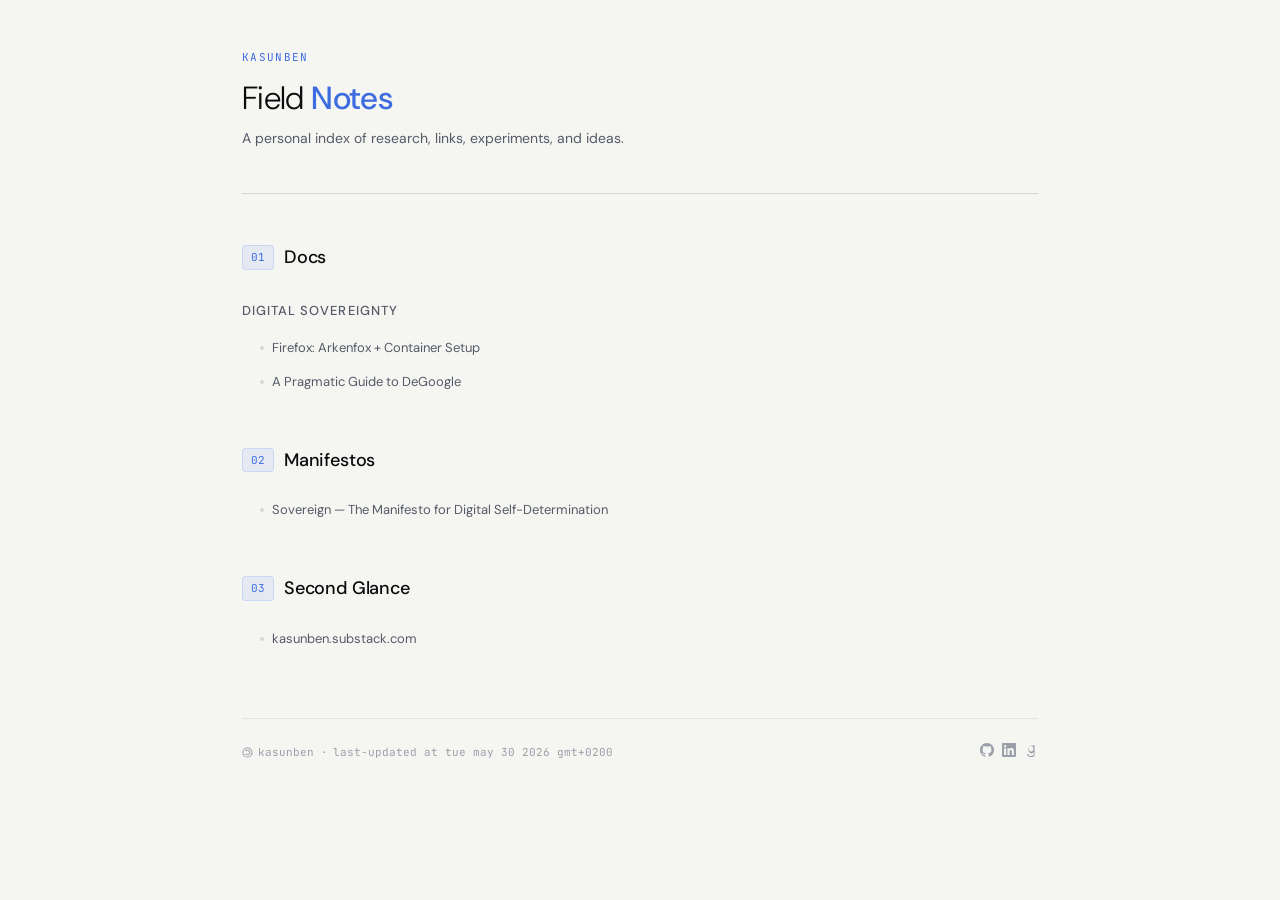
<file: index.html>
<!DOCTYPE html>
<html lang="en">
<head>
  <meta charset="UTF-8">
  <meta name="viewport" content="width=device-width, initial-scale=1.0">
  <title>Field Notes — A personal index of research, links, experiments, and ideas by kasunben.</title>

  <meta name="description" content="A personal index of research, links, experiments, and ideas by kasunben.">
  <meta name="author" content="kasunben">
  <link rel="canonical" href="https://kasunben.openfs.io/">

  <!-- Open Graph -->
  <meta property="og:type" content="website">
  <meta property="og:url" content="https://kasunben.openfs.io/">
  <meta property="og:title" content="Field Notes">
  <meta property="og:description" content="A personal index of research, links, experiments, and ideas by kasunben.">

  <!-- Twitter Card -->
  <meta name="twitter:card" content="summary">
  <meta name="twitter:title" content="Field Notes">
  <meta name="twitter:description" content="A personal index of research, links, experiments, and ideas by kasunben.">

  <script defer src="https://cloud.umami.is/script.js" data-website-id="5496b596-08aa-44db-9bcc-696d4f6f7491"></script>

  <link rel="stylesheet" href="./css/theme.css">
</head>
<body>

<div class="header">
  <div class="header-eyebrow">kasunben</div>
  <h1>Field <span>Notes</span></h1>
  <p class="header-sub">A personal index of research, links, experiments, and ideas.</p>
</div>

<div class="section-label">
  <span class="section-num">01</span>
  <h2>Docs</h2>
</div>

<h3>Digital Sovereignty</h3>
<ul class="toc-list">
  <li><a href="docs/digital-sovereignty/firefox-privacy-hardening-guide.html">Firefox: Arkenfox + Container Setup</a></li>
  <li><a href="docs/digital-sovereignty/a-pragmatic-guide-to-degoogle.html">A Pragmatic Guide to DeGoogle</a></li>
</ul>

<div class="section-label">
  <span class="section-num">02</span>
  <h2>Manifestos</h2>
</div>

<ul class="toc-list">
  <li><a href="./sovereign-manifesto-digital-self-determination.html">Sovereign — The Manifesto for Digital Self-Determination</a></li>
</ul>

<div class="section-label">
  <span class="section-num">03</span>
  <h2>Second Glance</h2>
</div>

<ul class="toc-list" id="substack-feed">
  <li><a href="#">Loading…</a></li>
</ul>

<div class="footer">
  <div class="footer-brand">
    <svg width="11" height="11" viewBox="0 0 24 24" fill="none" stroke="currentColor" stroke-width="2.2" stroke-linecap="round" aria-label="Copyleft"><circle cx="12" cy="12" r="10"/><path d="M8.5 8.5A5 5 0 1 1 8.5 15.5"/></svg> kasunben &middot; <span class="footer-date">last-updated at <span>Tue May 30 2026 GMT+0200</span></span>
  </div>
  <div class="footer-social">
    <a href="https://github.com/kasunben" target="_blank" rel="noopener" aria-label="GitHub">
      <svg width="14" height="14" viewBox="0 0 24 24" fill="currentColor" aria-hidden="true">
        <path d="M12 0C5.37 0 0 5.37 0 12c0 5.31 3.435 9.795 8.205 11.385.6.105.825-.255.825-.57 0-.285-.015-1.23-.015-2.235-3.015.555-3.795-.735-4.035-1.41-.135-.345-.72-1.41-1.23-1.695-.42-.225-1.02-.78-.015-.795.945-.015 1.62.87 1.845 1.23 1.08 1.815 2.805 1.305 3.495.99.105-.78.42-1.305.765-1.605-2.67-.3-5.46-1.335-5.46-5.925 0-1.305.465-2.385 1.23-3.225-.12-.3-.54-1.53.12-3.18 0 0 1.005-.315 3.3 1.23.96-.27 1.98-.405 3-.405s2.04.135 3 .405c2.295-1.56 3.3-1.23 3.3-1.23.66 1.65.24 2.88.12 3.18.765.84 1.23 1.905 1.23 3.225 0 4.605-2.805 5.625-5.475 5.925.435.375.81 1.095.81 2.22 0 1.605-.015 2.895-.015 3.3 0 .315.225.69.825.57A12.02 12.02 0 0 0 24 12c0-6.63-5.37-12-12-12z"/>
      </svg>
    </a>
    <a href="https://linkedin.com/in/kasunben" target="_blank" rel="noopener" aria-label="LinkedIn">
      <svg width="14" height="14" viewBox="0 0 24 24" fill="currentColor" aria-hidden="true">
        <path d="M20.447 20.452h-3.554v-5.569c0-1.328-.027-3.037-1.852-3.037-1.853 0-2.136 1.445-2.136 2.939v5.667H9.351V9h3.414v1.561h.046c.477-.9 1.637-1.85 3.37-1.85 3.601 0 4.267 2.37 4.267 5.455v6.286zM5.337 7.433a2.062 2.062 0 0 1-2.063-2.065 2.064 2.064 0 1 1 2.063 2.065zm1.782 13.019H3.555V9h3.564v11.452zM22.225 0H1.771C.792 0 0 .774 0 1.729v20.542C0 23.227.792 24 1.771 24h20.451C23.2 24 24 23.227 24 22.271V1.729C24 .774 23.2 0 22.222 0h.003z"/>
      </svg>
    </a>
    <a href="https://www.goodreads.com/user/show/2448917-kasun" target="_blank" rel="noopener" aria-label="Goodreads">
      <svg width="14" height="14" viewBox="0 0 24 24" fill="currentColor" aria-hidden="true">
        <path d="M11.43 23.995c-3.608-.208-6.274-2.077-6.448-5.078.695.007 1.375-.013 2.07-.006.224 1.342 1.065 2.43 2.904 3.003 2.138.695 4.974.588 6.166-1.256.76-1.16.867-2.56.896-3.898l.012-1.207c-1.051 1.566-2.663 2.588-4.346 2.376-3.098-.626-4.94-3.51-5.17-6.482-.198-3.155 1.367-6.482 4.515-7.31 1.37-.36 2.894-.087 3.98.814l.06-1.095h2.05V18.54c-.016 1.01-.045 2.043-.285 3.027-.812 3.258-4.048 2.63-6.404 2.428zM12.17 4.78c-2.258-.032-3.8 2.428-3.85 4.62-.138 2.33.995 5.197 3.68 5.355 2.573.22 4.044-2.29 4.087-4.64.072-2.33-.973-5.284-3.917-5.336z"/>
      </svg>
    </a>
  </div>
</div>

<script src="./js/utils.js"></script>
</body>
</html>
</file>
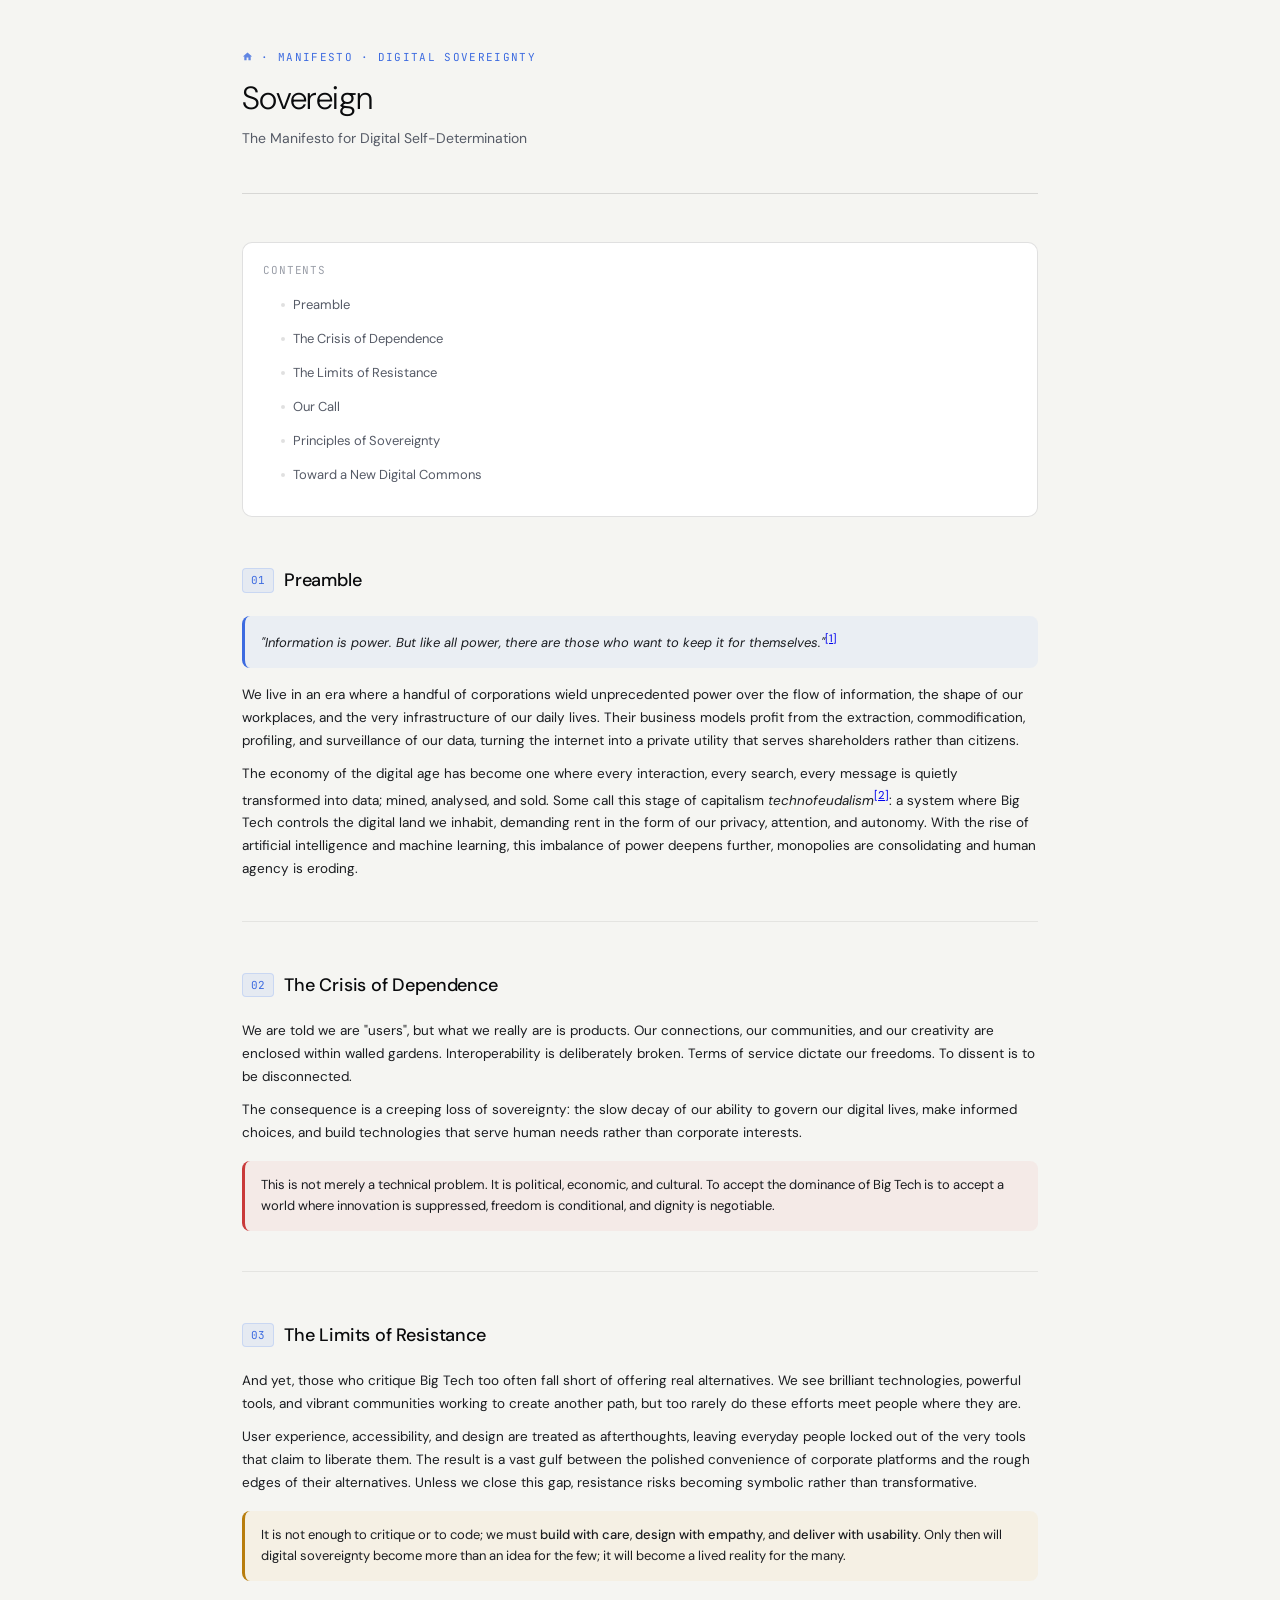
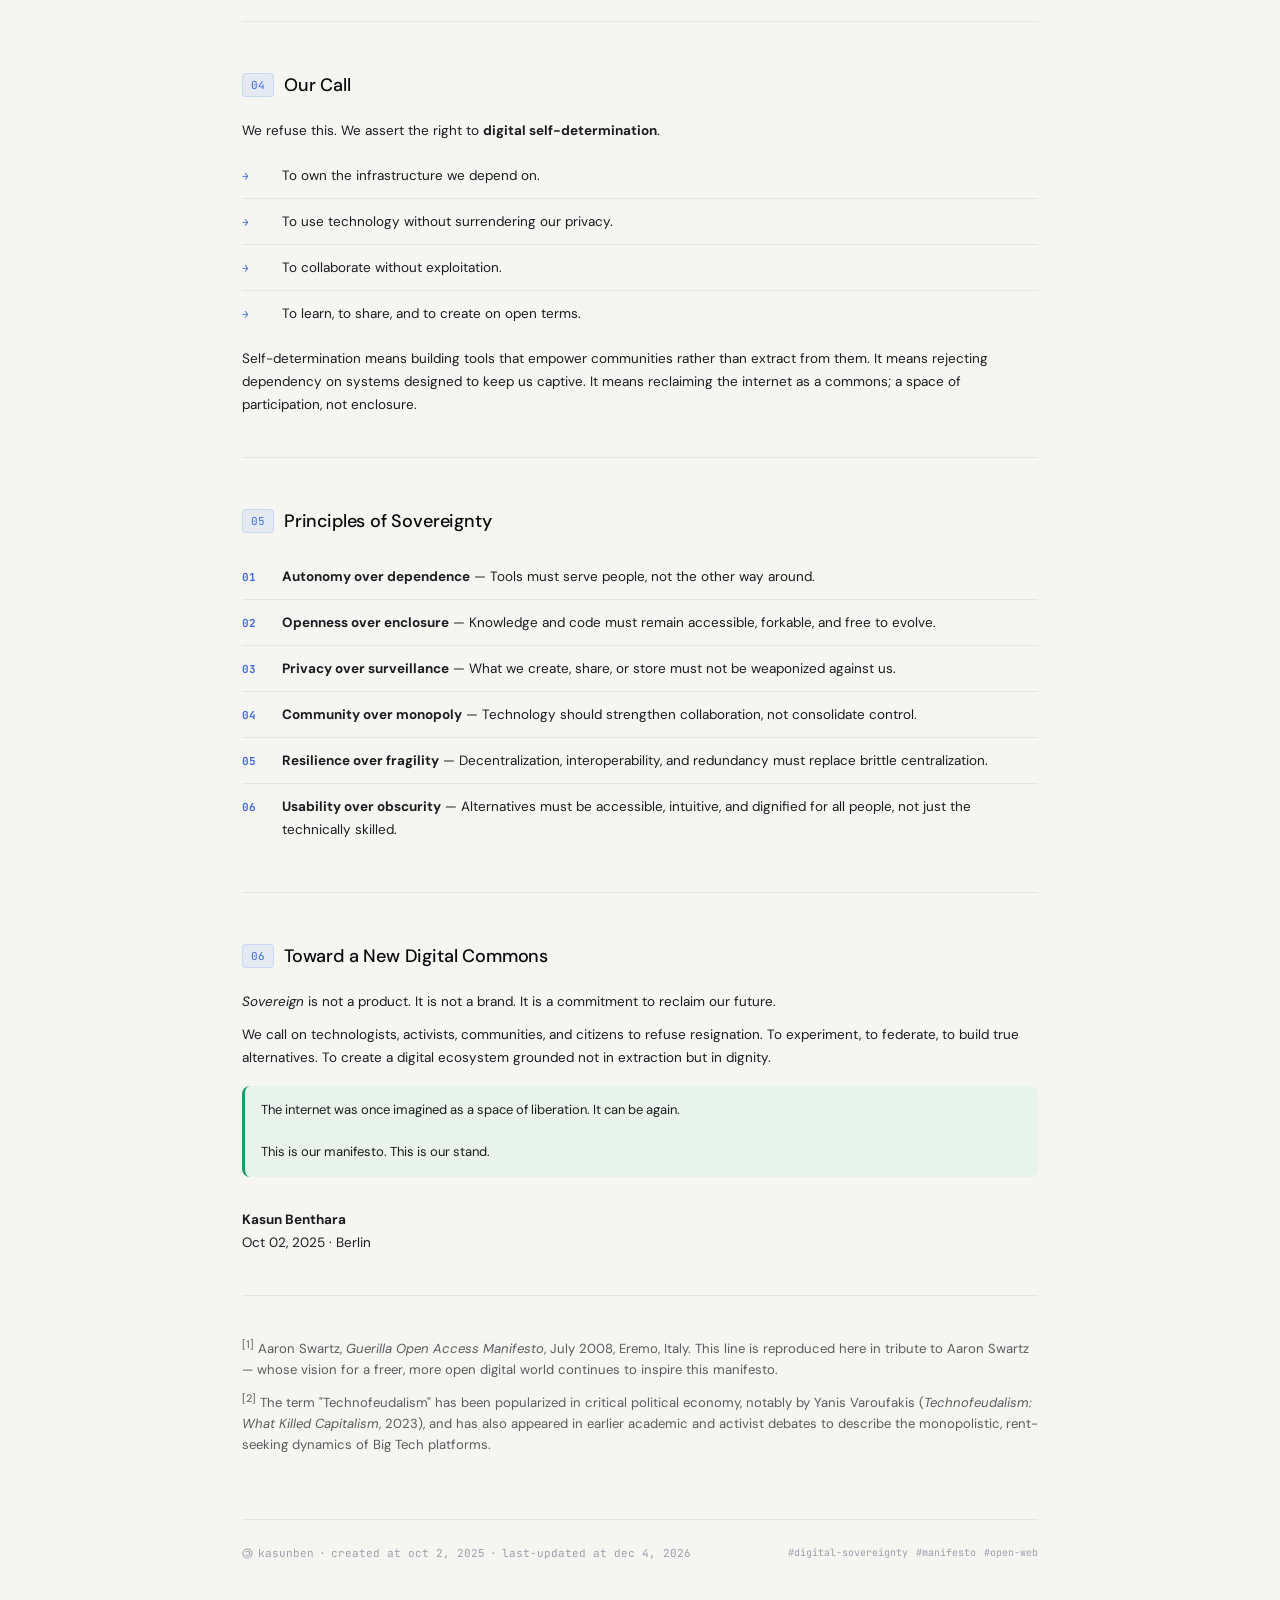
<file: sovereign-manifesto-digital-self-determination.html>
<!DOCTYPE html>
<html lang="en">

<head>
  <meta charset="UTF-8">
  <meta name="viewport" content="width=device-width, initial-scale=1.0">
  <title>Sovereign — The Manifesto for Digital Self-Determination</title>

  <meta name="description"
    content="A manifesto asserting the right to digital self-determination — against technofeudalism, surveillance capitalism, and the enclosure of the digital commons.">
  <meta name="author" content="kasunben">
  <link rel="canonical" href="https://kasunben.openfs.io/sovereign-manifesto-digital-self-determination.html">

  <!-- Open Graph -->
  <meta property="og:type" content="article">
  <meta property="og:url" content="https://kasunben.openfs.io/sovereign-manifesto-digital-self-determination.html">
  <meta property="og:title" content="Sovereign — The Manifesto for Digital Self-Determination">
  <meta property="og:description"
    content="A manifesto asserting the right to digital self-determination — against technofeudalism, surveillance capitalism, and the enclosure of the digital commons.">

  <!-- Twitter Card -->
  <meta name="twitter:card" content="summary">
  <meta name="twitter:title" content="Sovereign — The Manifesto for Digital Self-Determination">
  <meta name="twitter:description"
    content="A manifesto asserting the right to digital self-determination — against technofeudalism, surveillance capitalism, and the enclosure of the digital commons.">

  <script defer src="https://cloud.umami.is/script.js" data-website-id="5496b596-08aa-44db-9bcc-696d4f6f7491"></script>

  <link rel="stylesheet" href="./css/theme.css">
</head>

<body>

  <div class="header">
    <div class="header-eyebrow"><a href="/"><svg width="11" height="11" viewBox="0 0 24 24" fill="currentColor"
          aria-label="Home">
          <path d="M10 20v-6h4v6h5v-8h3L12 3 2 12h3v8z" />
        </svg></a> · Manifesto · Digital Sovereignty</div>
    <h1>Sovereign</h1>
    <p class="header-sub">The Manifesto for Digital Self-Determination</p>
  </div>

  <div class="toc">
    <div class="toc-title">Contents</div>
    <ul class="toc-list">
      <li><a href="#preamble">Preamble</a></li>
      <li><a href="#crisis">The Crisis of Dependence</a></li>
      <li><a href="#limits">The Limits of Resistance</a></li>
      <li><a href="#call">Our Call</a></li>
      <li><a href="#principles">Principles of Sovereignty</a></li>
      <li><a href="#commons">Toward a New Digital Commons</a></li>
    </ul>
  </div>

  <!-- PREAMBLE -->
  <div class="section-label" id="preamble">
    <span class="section-num">01</span>
    <h2>Preamble</h2>
  </div>

  <div class="callout info">
    <em>"Information is power. But like all power, there are those who want to keep it for themselves."</em><sup><a
        href="#fn1">[1]</a></sup>
  </div>

  <p>We live in an era where a handful of corporations wield unprecedented power over the flow of information, the shape
    of our workplaces, and the very infrastructure of our daily lives. Their business models profit from the extraction,
    commodification, profiling, and surveillance of our data, turning the internet into a private utility that serves
    shareholders rather than citizens.</p>

  <p>The economy of the digital age has become one where every interaction, every search, every message is quietly
    transformed into data; mined, analysed, and sold. Some call this stage of capitalism <em>technofeudalism</em><sup><a
        href="#fn2">[2]</a></sup>: a system where Big Tech controls the digital land we inhabit, demanding rent in the
    form of our privacy, attention, and autonomy. With the rise of artificial intelligence and machine learning, this
    imbalance of power deepens further, monopolies are consolidating and human agency is eroding.</p>

  <hr>

  <!-- CRISIS -->
  <div class="section-label" id="crisis">
    <span class="section-num">02</span>
    <h2>The Crisis of Dependence</h2>
  </div>

  <p>We are told we are "users", but what we really are is products. Our connections, our communities, and our
    creativity are enclosed within walled gardens. Interoperability is deliberately broken. Terms of service dictate our
    freedoms. To dissent is to be disconnected.</p>

  <p>The consequence is a creeping loss of sovereignty: the slow decay of our ability to govern our digital lives, make
    informed choices, and build technologies that serve human needs rather than corporate interests.</p>

  <div class="callout danger">
    This is not merely a technical problem. It is political, economic, and cultural. To accept the dominance of Big Tech
    is to accept a world where innovation is suppressed, freedom is conditional, and dignity is negotiable.
  </div>

  <hr>

  <!-- LIMITS -->
  <div class="section-label" id="limits">
    <span class="section-num">03</span>
    <h2>The Limits of Resistance</h2>
  </div>

  <p>And yet, those who critique Big Tech too often fall short of offering real alternatives. We see brilliant
    technologies, powerful tools, and vibrant communities working to create another path, but too rarely do these
    efforts meet people where they are.</p>

  <p>User experience, accessibility, and design are treated as afterthoughts, leaving everyday people locked out of the
    very tools that claim to liberate them. The result is a vast gulf between the polished convenience of corporate
    platforms and the rough edges of their alternatives. Unless we close this gap, resistance risks becoming symbolic
    rather than transformative.</p>

  <div class="callout warn">
    It is not enough to critique or to code; we must <strong>build with care</strong>, <strong>design with
      empathy</strong>, and <strong>deliver with usability</strong>. Only then will digital sovereignty become more than
    an idea for the few; it will become a lived reality for the many.
  </div>

  <hr>

  <!-- CALL -->
  <div class="section-label" id="call">
    <span class="section-num">04</span>
    <h2>Our Call</h2>
  </div>

  <p>We refuse this. We assert the right to <strong>digital self-determination</strong>.</p>

  <div class="steps">
    <div class="step">
      <div class="step-n">→</div>
      <div class="step-body">To own the infrastructure we depend on.</div>
    </div>
    <div class="step">
      <div class="step-n">→</div>
      <div class="step-body">To use technology without surrendering our privacy.</div>
    </div>
    <div class="step">
      <div class="step-n">→</div>
      <div class="step-body">To collaborate without exploitation.</div>
    </div>
    <div class="step">
      <div class="step-n">→</div>
      <div class="step-body">To learn, to share, and to create on open terms.</div>
    </div>
  </div>

  <p>Self-determination means building tools that empower communities rather than extract from them. It means rejecting
    dependency on systems designed to keep us captive. It means reclaiming the internet as a commons; a space of
    participation, not enclosure.</p>

  <hr>

  <!-- PRINCIPLES -->
  <div class="section-label" id="principles">
    <span class="section-num">05</span>
    <h2>Principles of Sovereignty</h2>
  </div>

  <div class="steps">
    <div class="step">
      <div class="step-n">01</div>
      <div class="step-body"><strong>Autonomy over dependence</strong> — Tools must serve people, not the other way
        around.</div>
    </div>
    <div class="step">
      <div class="step-n">02</div>
      <div class="step-body"><strong>Openness over enclosure</strong> — Knowledge and code must remain accessible,
        forkable, and free to evolve.</div>
    </div>
    <div class="step">
      <div class="step-n">03</div>
      <div class="step-body"><strong>Privacy over surveillance</strong> — What we create, share, or store must not be
        weaponized against us.</div>
    </div>
    <div class="step">
      <div class="step-n">04</div>
      <div class="step-body"><strong>Community over monopoly</strong> — Technology should strengthen collaboration, not
        consolidate control.</div>
    </div>
    <div class="step">
      <div class="step-n">05</div>
      <div class="step-body"><strong>Resilience over fragility</strong> — Decentralization, interoperability, and
        redundancy must replace brittle centralization.</div>
    </div>
    <div class="step">
      <div class="step-n">06</div>
      <div class="step-body"><strong>Usability over obscurity</strong> — Alternatives must be accessible, intuitive, and
        dignified for all people, not just the technically skilled.</div>
    </div>
  </div>

  <hr>

  <!-- COMMONS -->
  <div class="section-label" id="commons">
    <span class="section-num">06</span>
    <h2>Toward a New Digital Commons</h2>
  </div>

  <p><em>Sovereign</em> is not a product. It is not a brand. It is a commitment to reclaim our future.</p>

  <p>We call on technologists, activists, communities, and citizens to refuse resignation. To experiment, to federate,
    to build true alternatives. To create a digital ecosystem grounded not in extraction but in dignity.</p>

  <div class="callout good">
    The internet was once imagined as a space of liberation. It can be again.<br><br>
    This is our manifesto. This is our stand.
  </div>

  <p style="margin-top: 2rem;"><strong>Kasun Benthara</strong><br>
    Oct 02, 2025 · Berlin</p>

  <hr>

  <p id="fn1" style="font-size: 0.82rem; opacity: 0.7; line-height: 1.6;"><sup>[1]</sup> Aaron Swartz, <em>Guerilla Open
      Access Manifesto</em>, July 2008, Eremo, Italy. This line is reproduced here in tribute to Aaron Swartz — whose
    vision for a freer, more open digital world continues to inspire this manifesto.</p>

  <p id="fn2" style="font-size: 0.82rem; opacity: 0.7; line-height: 1.6;"><sup>[2]</sup> The term "Technofeudalism" has
    been popularized in critical political economy, notably by Yanis Varoufakis (<em>Technofeudalism: What Killed
      Capitalism</em>, 2023), and has also appeared in earlier academic and activist debates to describe the
    monopolistic, rent-seeking dynamics of Big Tech platforms.</p>

  <div class="footer">
    <div class="footer-brand">
      <svg width="11" height="11" viewBox="0 0 24 24" fill="none" stroke="currentColor" stroke-width="2.2"
        stroke-linecap="round" aria-label="Copyleft">
        <circle cx="12" cy="12" r="10" />
        <path d="M8.5 8.5A5 5 0 1 1 8.5 15.5" />
      </svg> <a href="/">kasunben</a> &middot; <span class="footer-date">created at <span id="date-created"
          data-created="2025-10-02"></span></span> &middot; <span class="footer-date">last-updated at <span
          id="last-updated"></span></span>
    </div>
    <div class="footer-tags">
      <span>#digital-sovereignty</span>
      <span>#manifesto</span>
      <span>#open-web</span>
    </div>
  </div>

  <script src="./js/utils.js"></script>

</body>

</html>
</file>
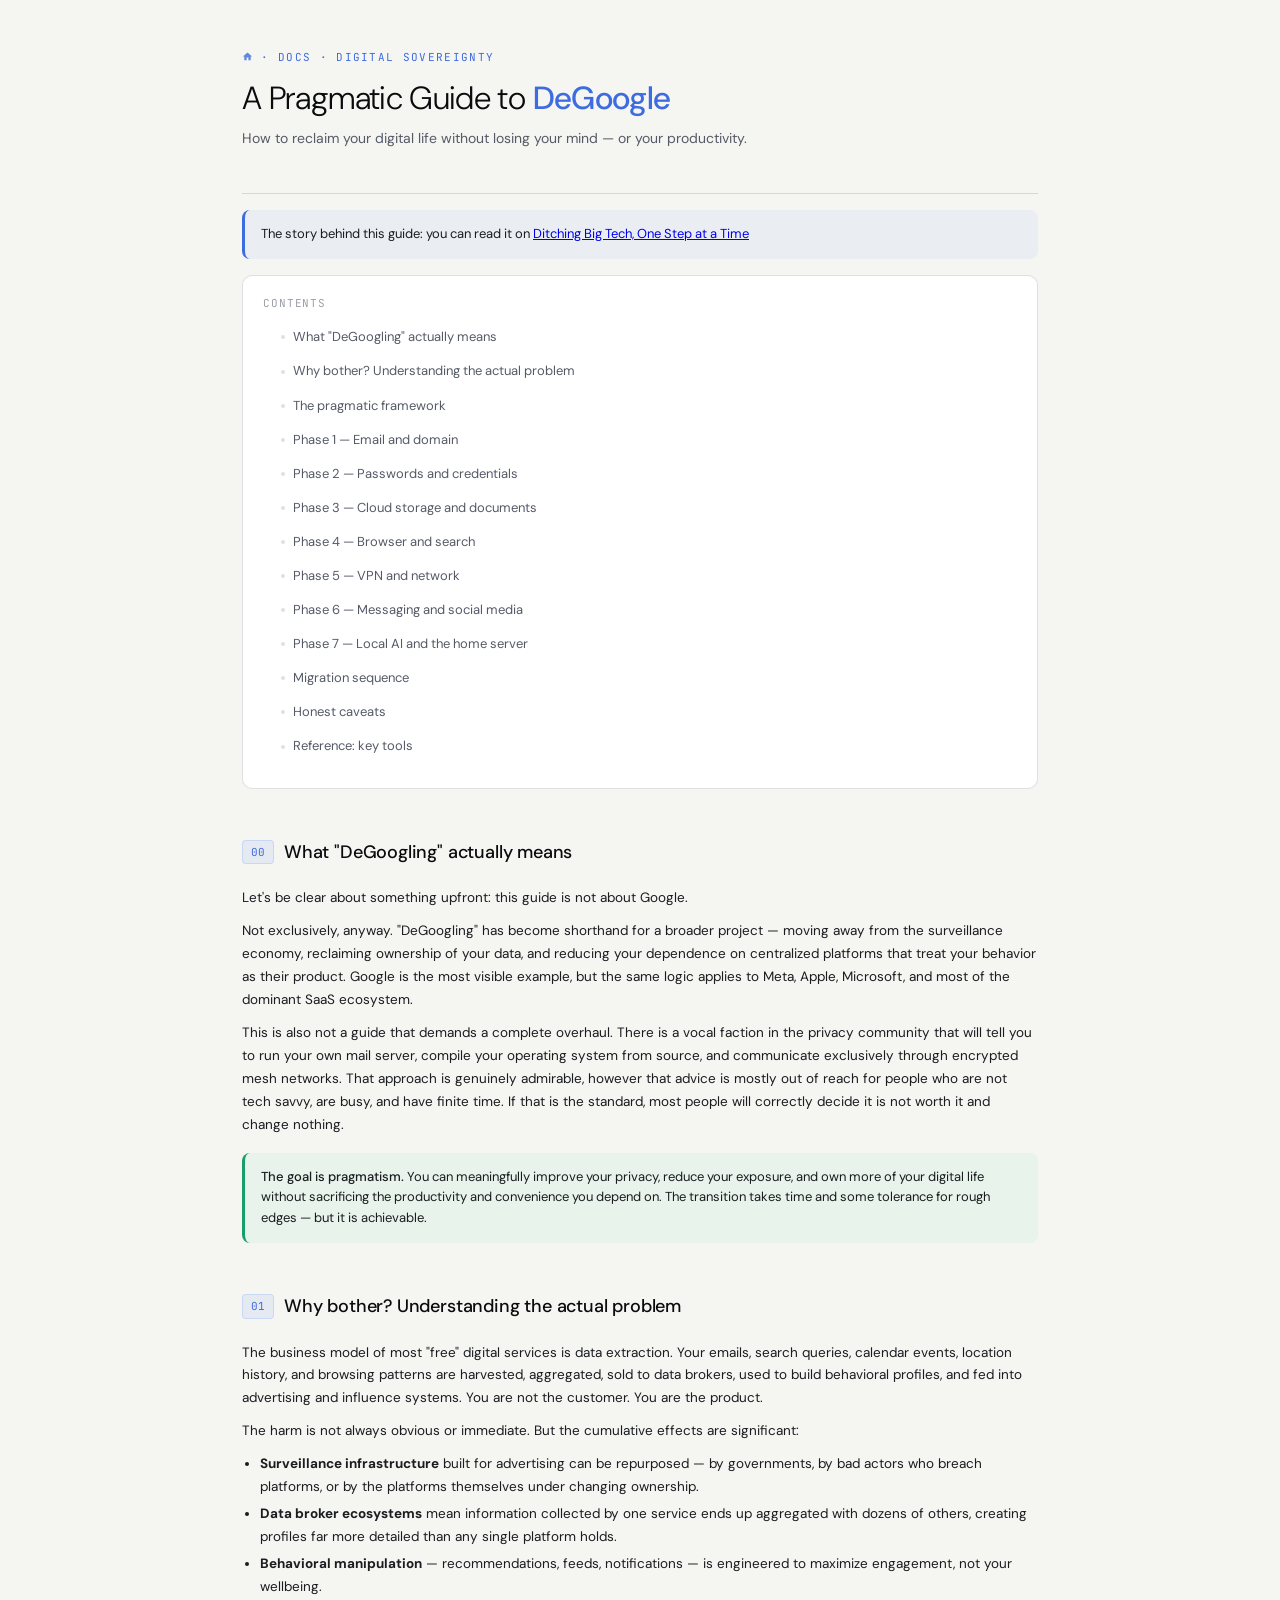
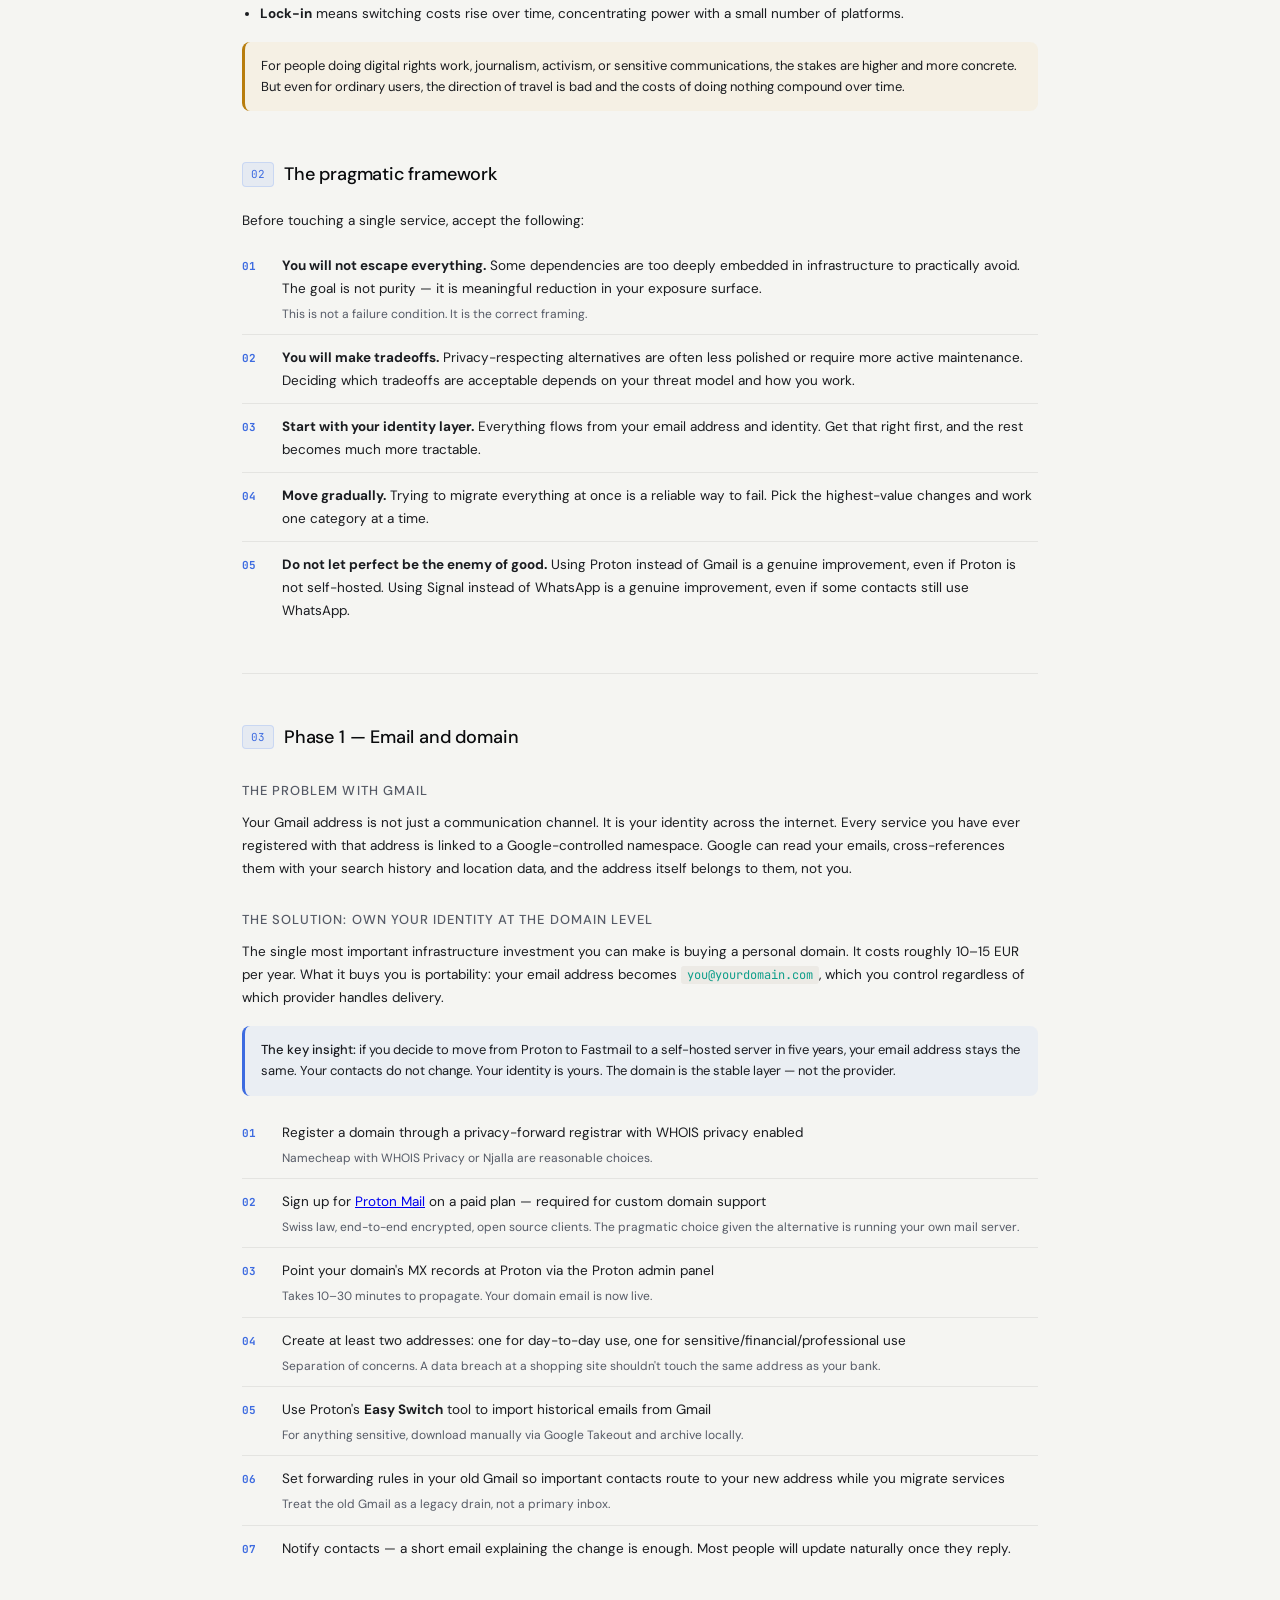
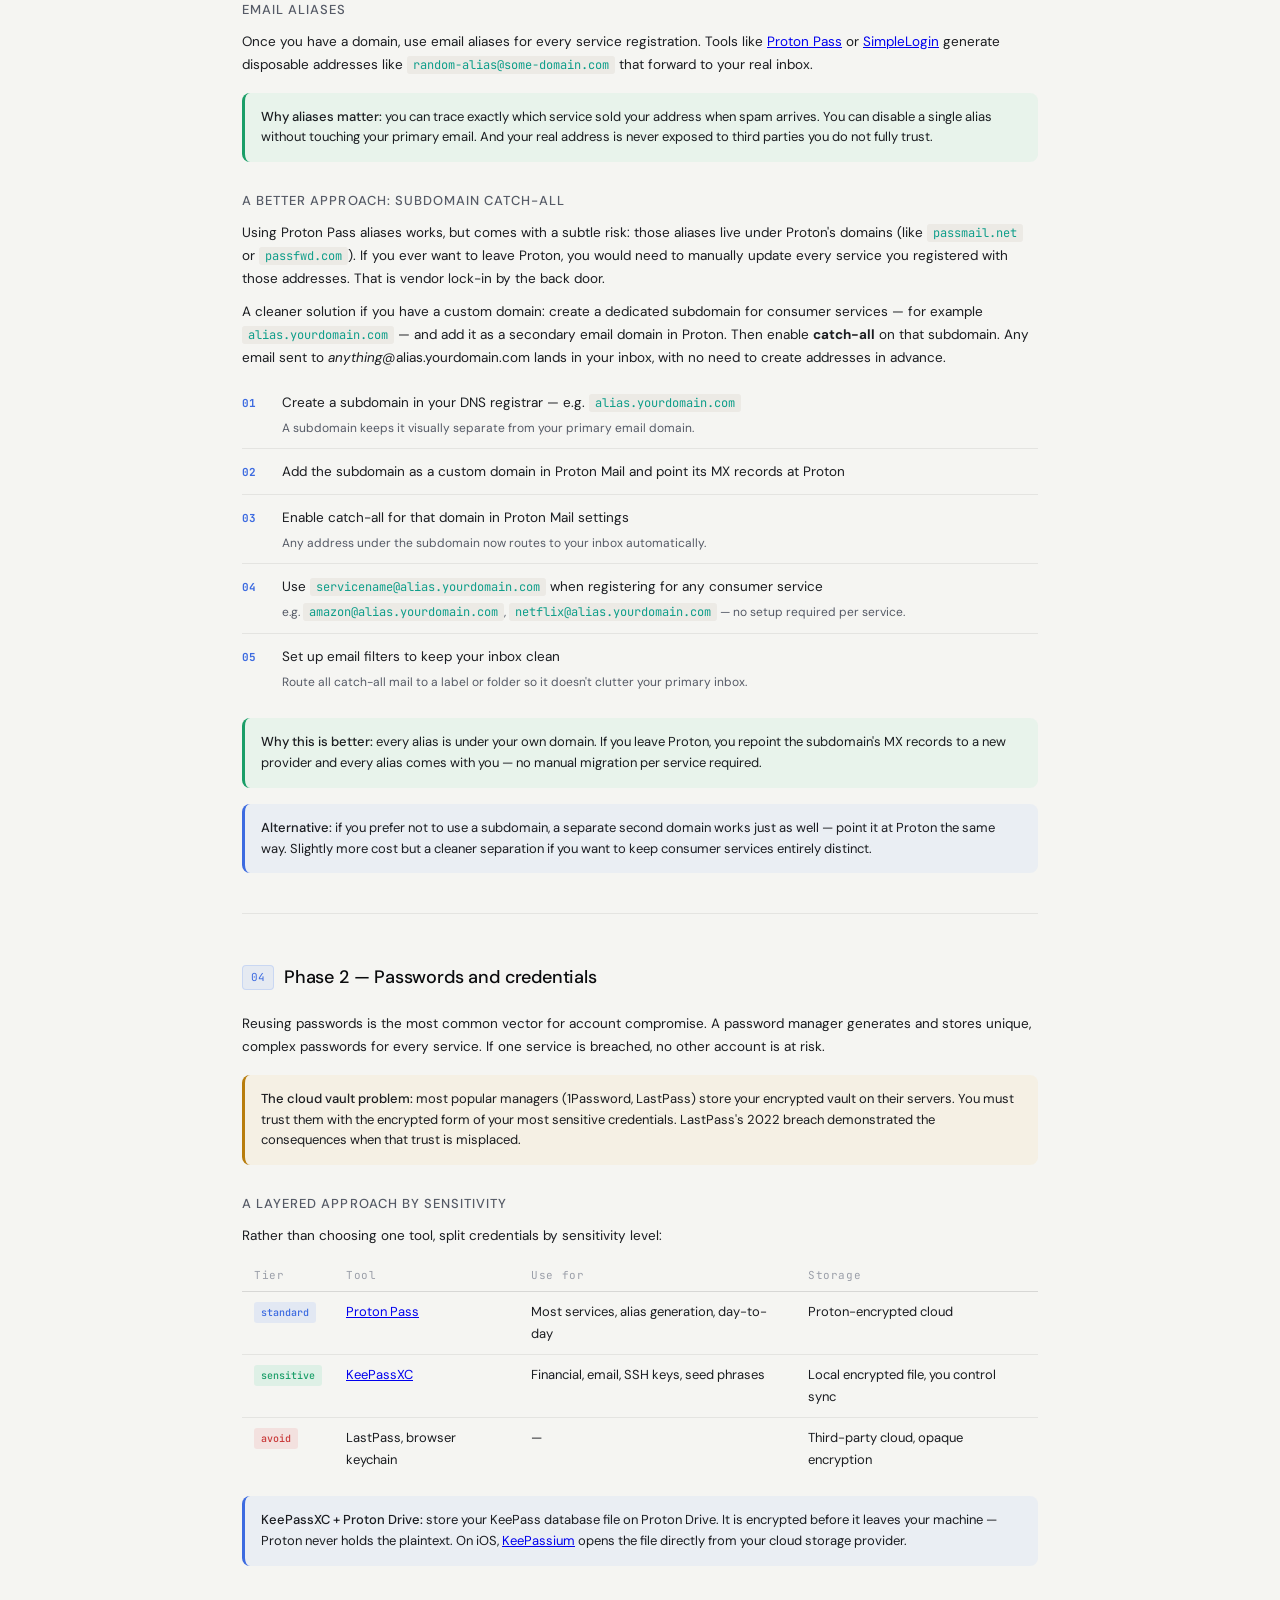
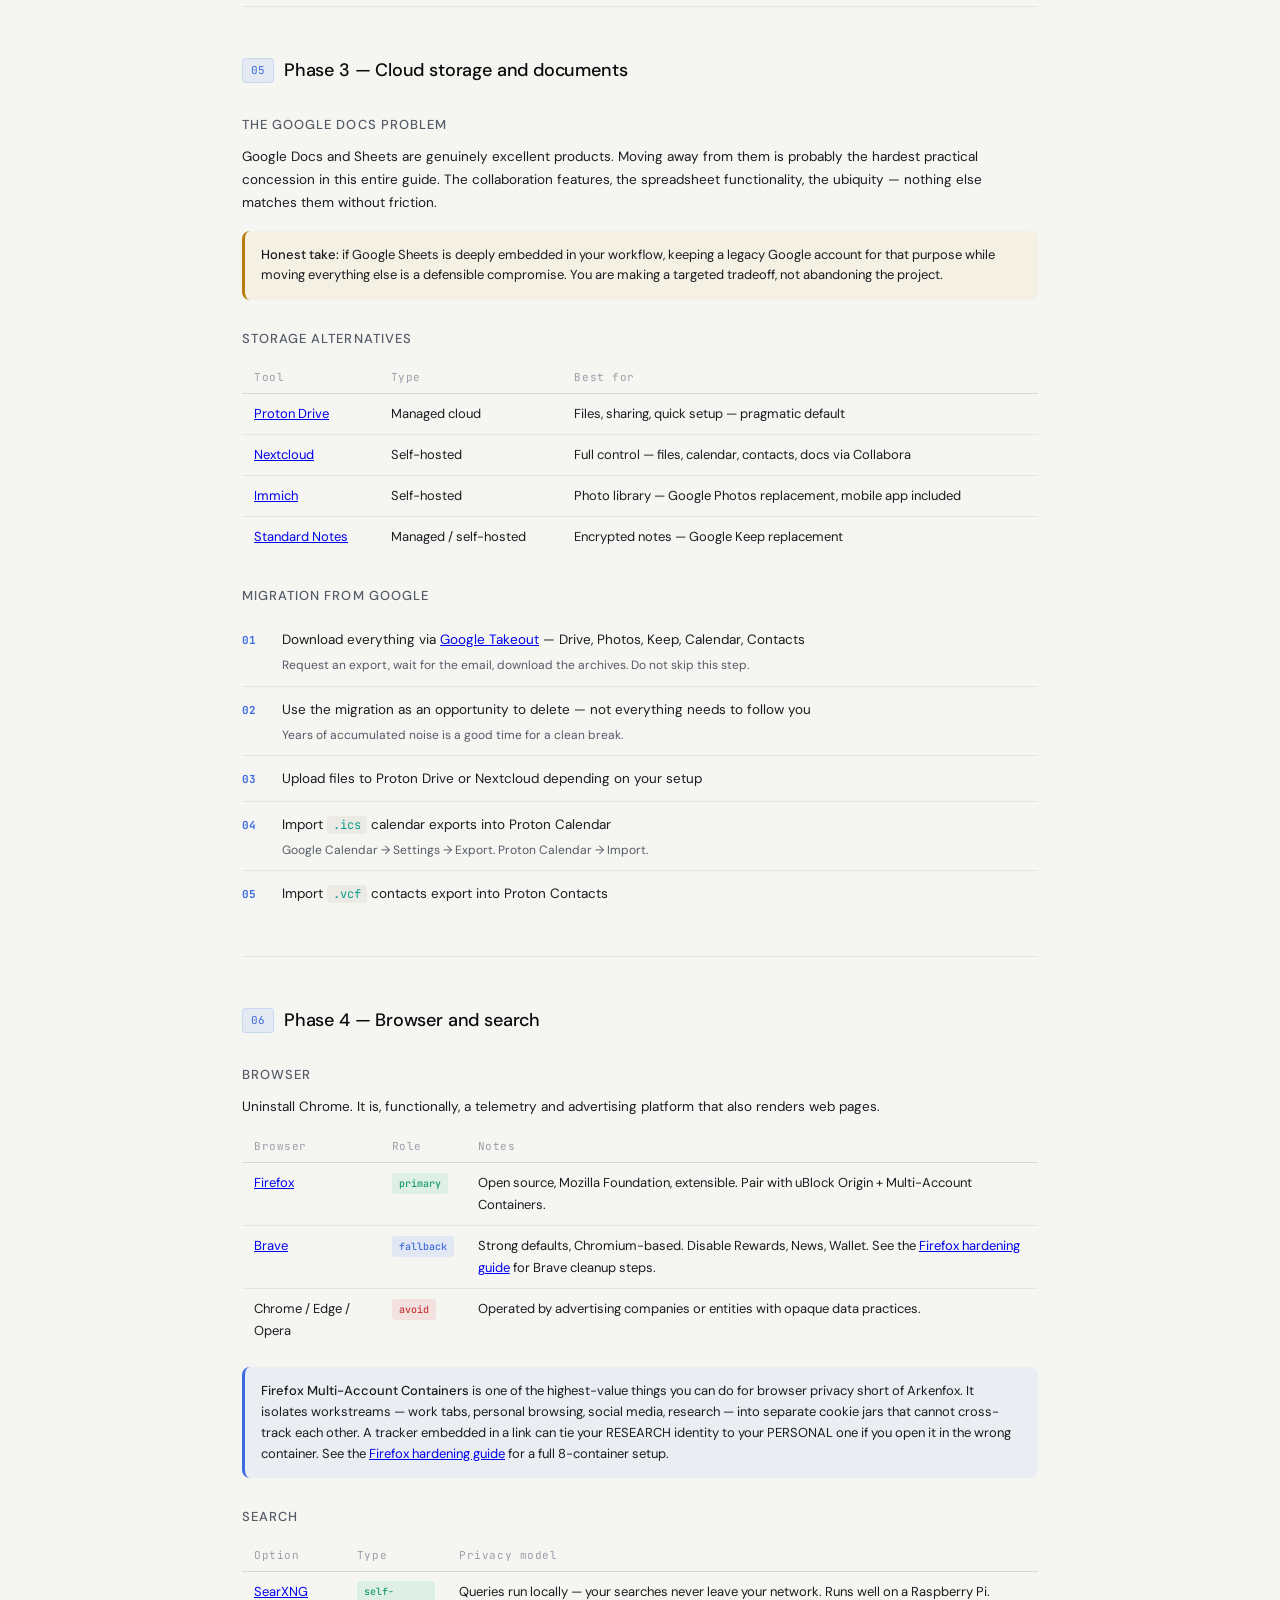
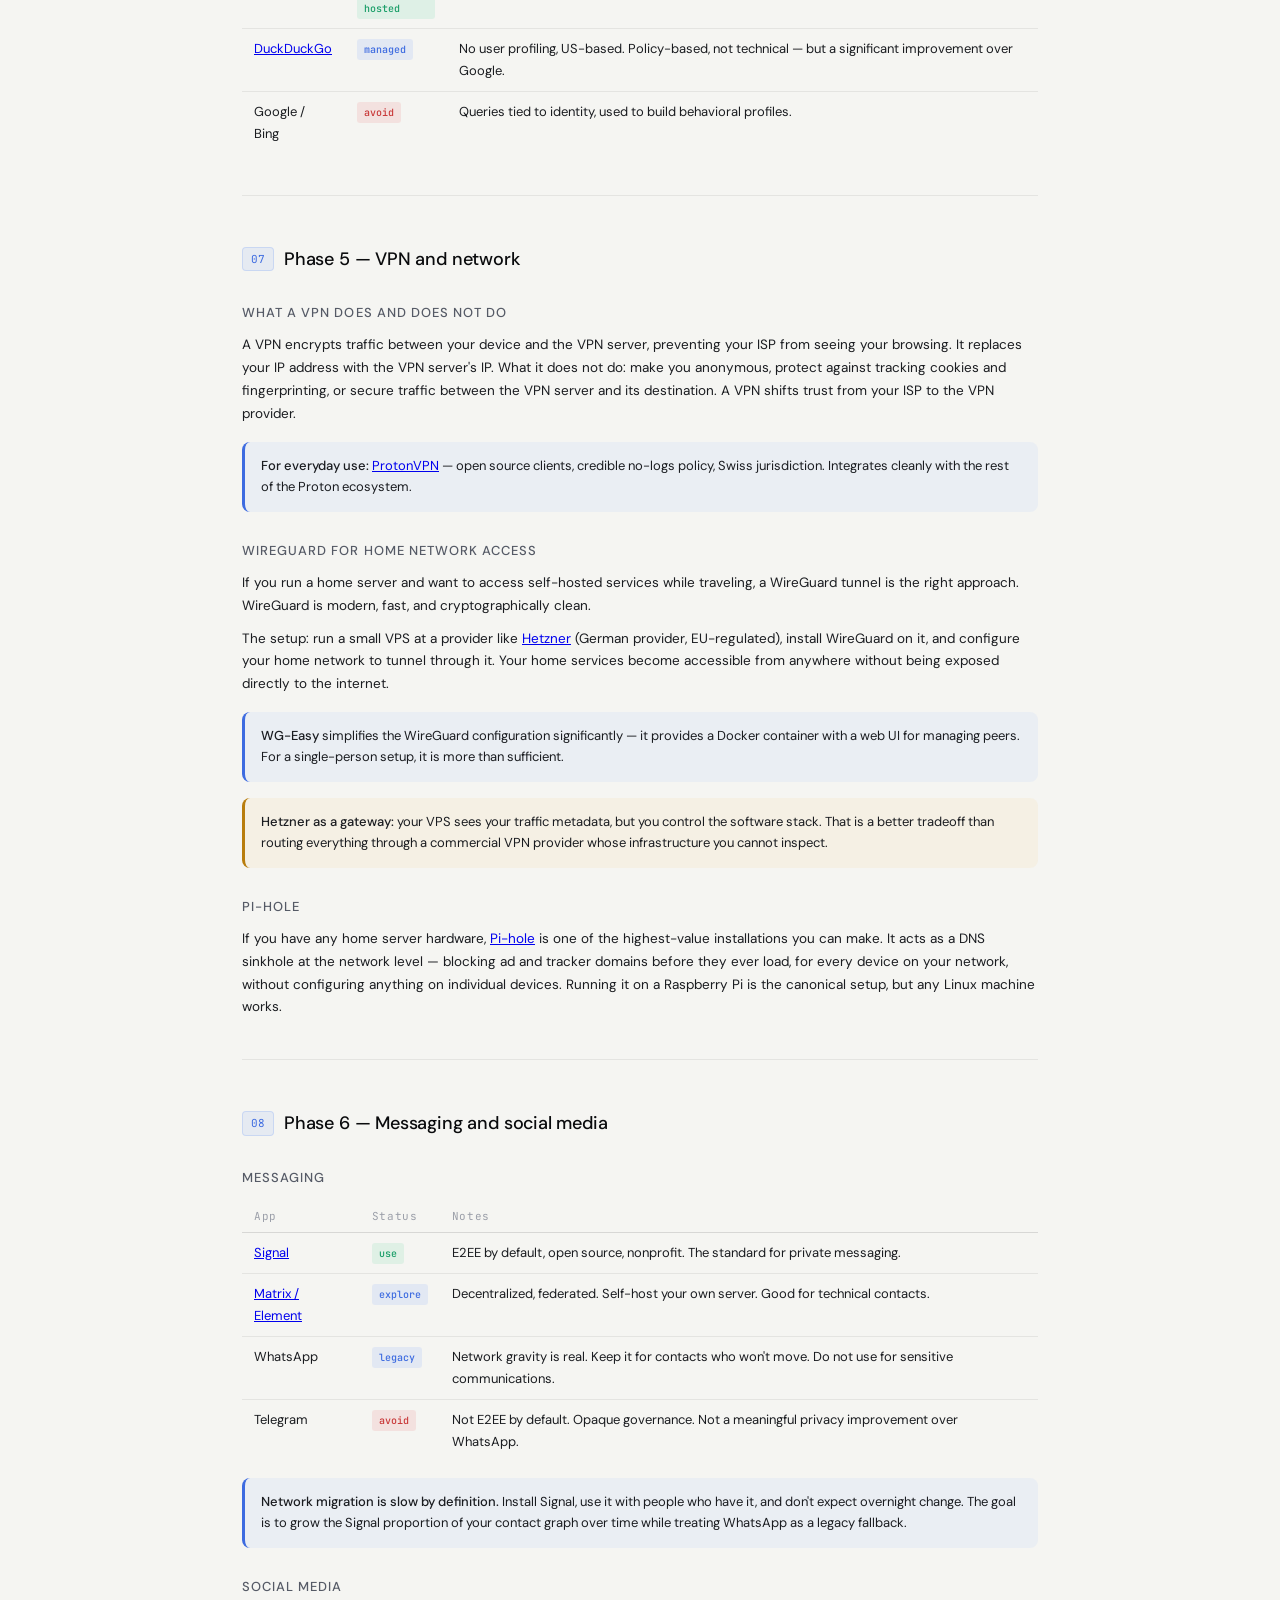
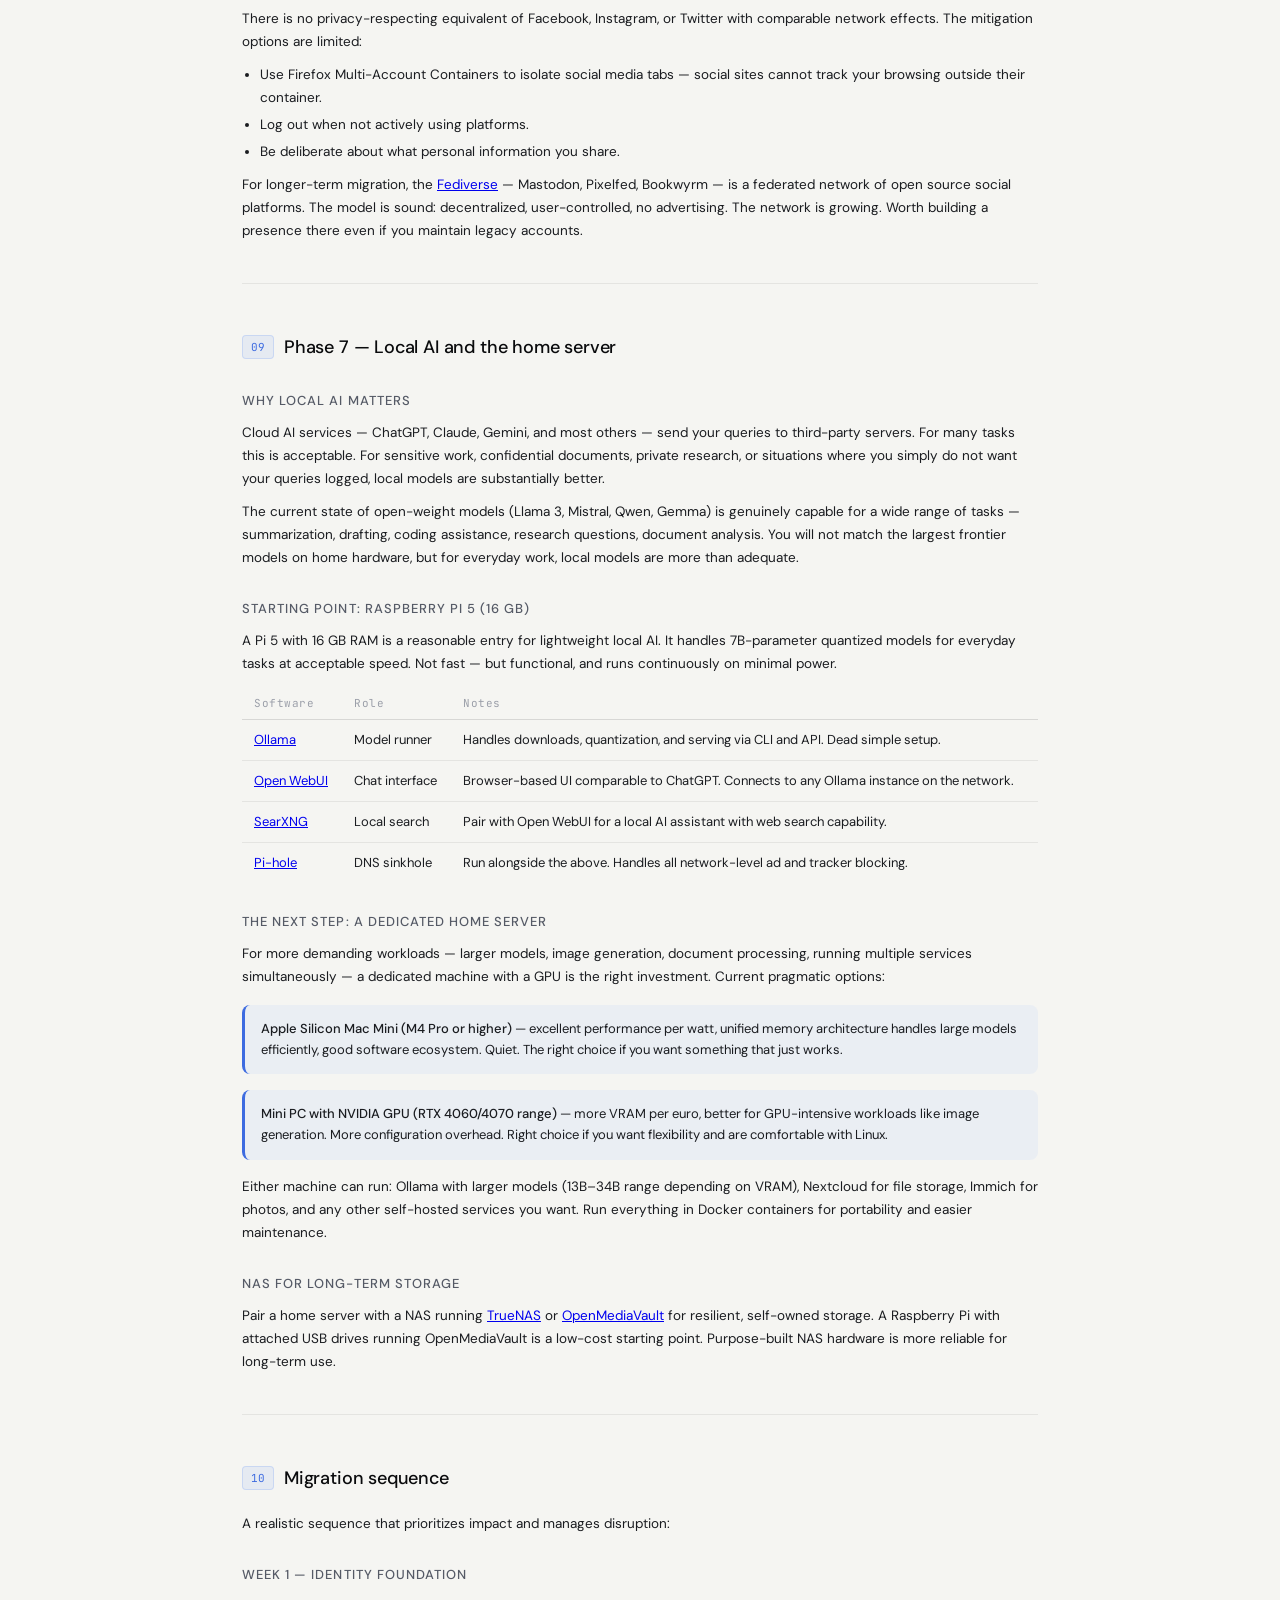
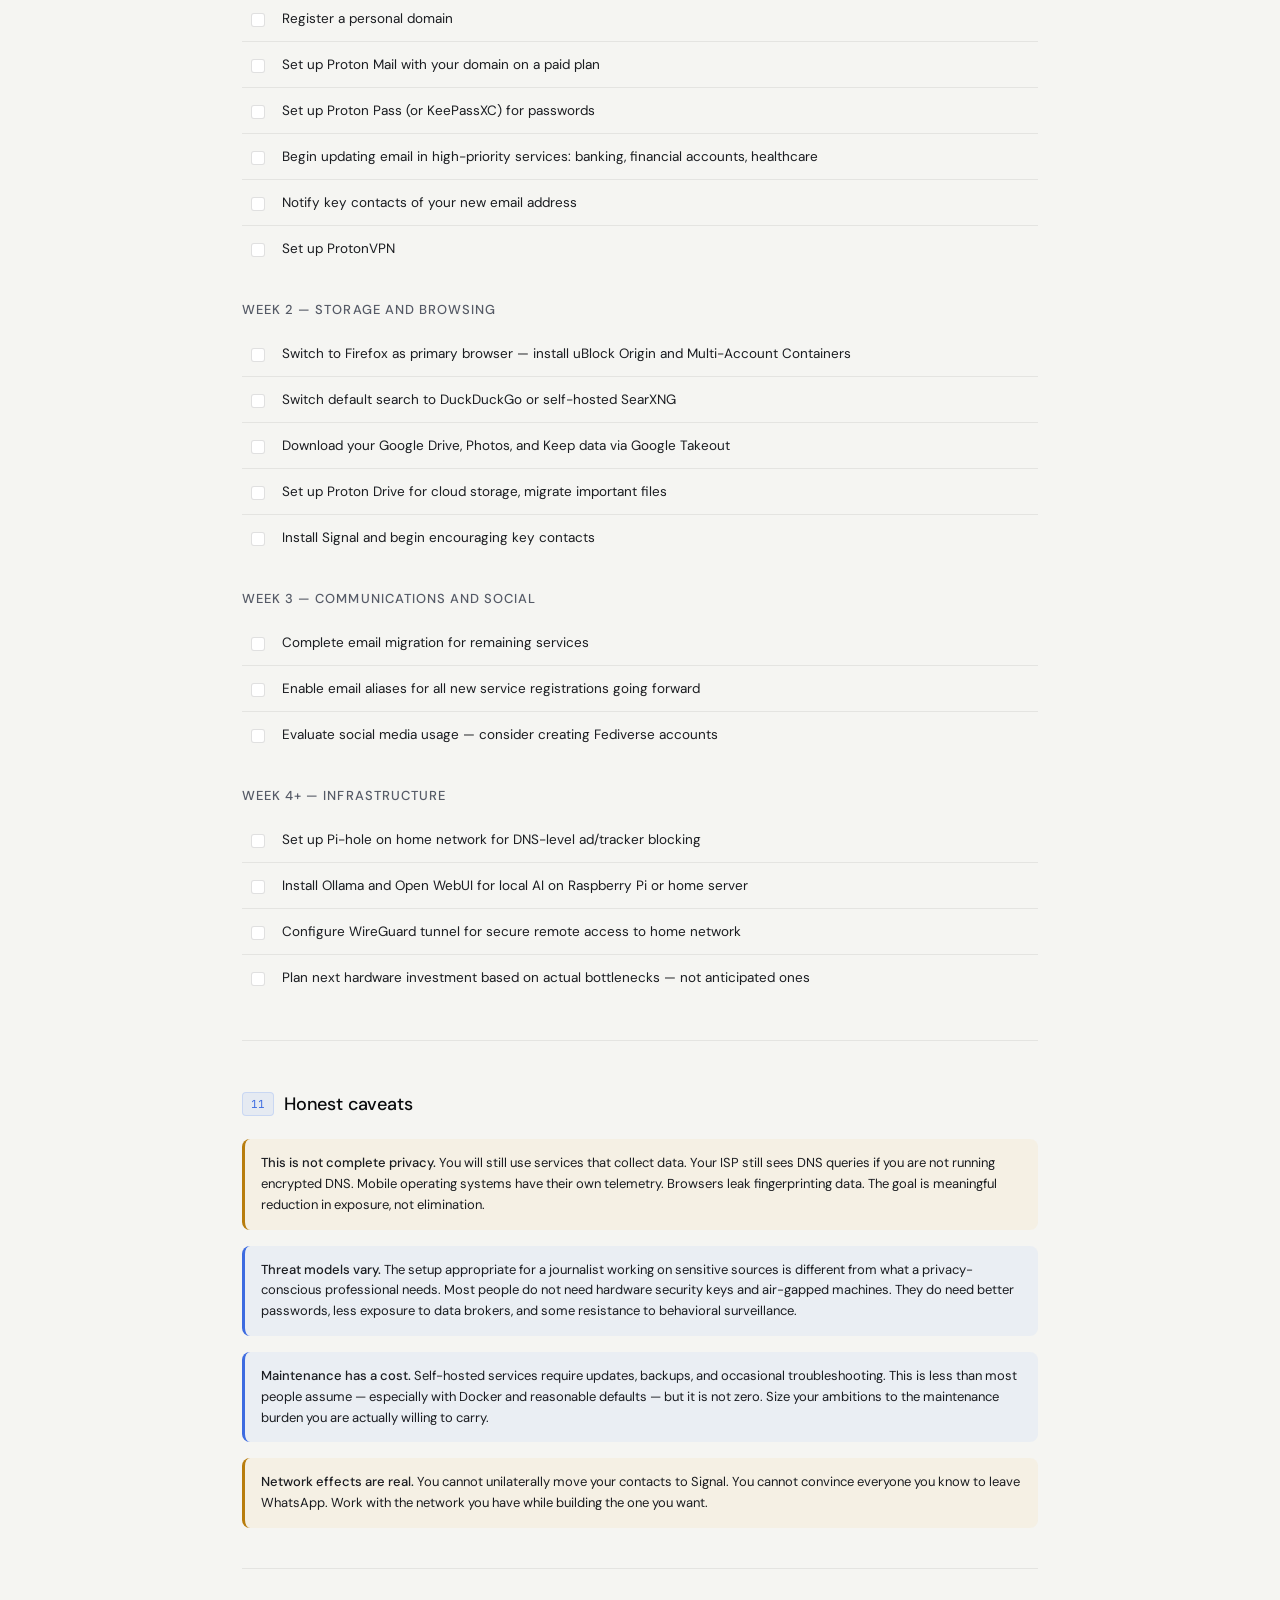
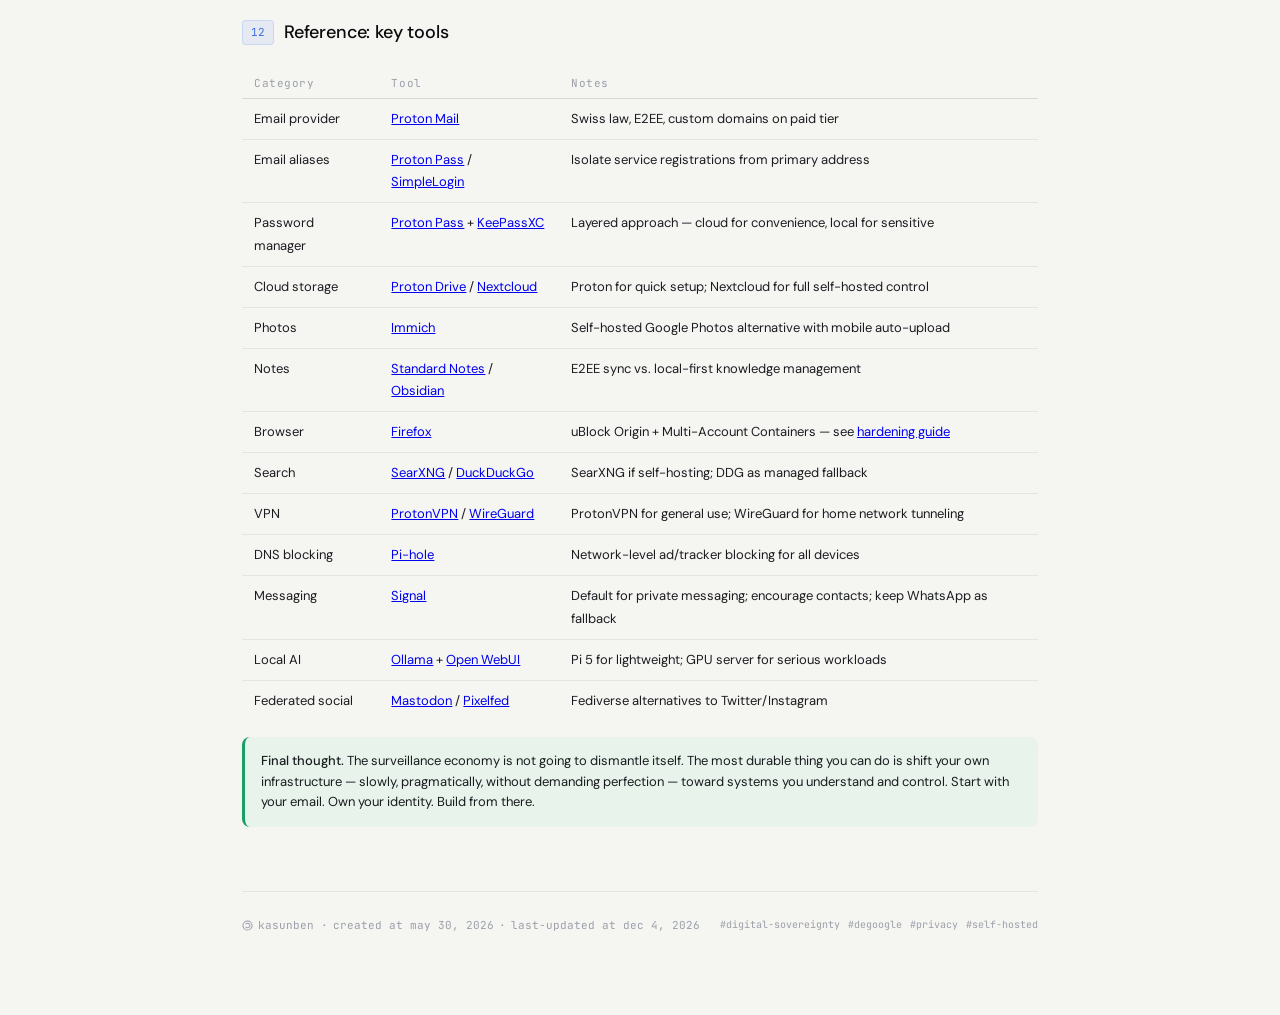
<file: docs/digital-sovereignty/a-pragmatic-guide-to-degoogle.html>
<!DOCTYPE html>
<html lang="en">

<head>
  <meta charset="UTF-8">
  <meta name="viewport" content="width=device-width, initial-scale=1.0">
  <title>A Pragmatic Guide to DeGoogle — Field Notes</title>

  <meta name="description"
    content="How to reclaim your digital life without losing your mind — or your productivity. A pragmatic, step-by-step guide to moving away from big tech.">
  <meta name="author" content="kasunben">
  <link rel="canonical" href="https://kasunben.openfs.io/docs/digital-sovereignty/a-pragmatic-guide-to-degoogle.html">

  <!-- Open Graph -->
  <meta property="og:type" content="article">
  <meta property="og:url"
    content="https://kasunben.openfs.io/docs/digital-sovereignty/a-pragmatic-guide-to-degoogle.html">
  <meta property="og:title" content="A Pragmatic Guide to DeGoogle — Field Notes">
  <meta property="og:description"
    content="How to reclaim your digital life without losing your mind — or your productivity.">

  <!-- Twitter Card -->
  <meta name="twitter:card" content="summary">
  <meta name="twitter:title" content="A Pragmatic Guide to DeGoogle — Field Notes">
  <meta name="twitter:description"
    content="How to reclaim your digital life without losing your mind — or your productivity.">

  <script defer src="https://cloud.umami.is/script.js" data-website-id="5496b596-08aa-44db-9bcc-696d4f6f7491"></script>

  <link rel="stylesheet" href="../../css/theme.css">
</head>

<body>

  <div class="header" style="margin-bottom: 0;">
    <div class="header-eyebrow">
      <a href="/"><svg width="11" height="11" viewBox="0 0 24 24" fill="currentColor" aria-label="Home">
          <path d="M10 20v-6h4v6h5v-8h3L12 3 2 12h3v8z" />
        </svg></a>
      · Docs · Digital Sovereignty
    </div>
    <h1>A Pragmatic Guide to <span>DeGoogle</span></h1>
    <p class="header-sub">How to reclaim your digital life without losing your mind — or your productivity.</p>
  </div>

  <div class="callout info">
    The story behind this guide: you can read it on <a
      href="https://kasunben.substack.com/p/ditching-big-tech-one-step-at-a-time" target="_blank"
      rel="noopener">Ditching Big Tech, One Step at a Time</a>
  </div>

  <div class="toc">
    <div class="toc-title">Contents</div>
    <ul class="toc-list">
      <li><a href="#why">What "DeGoogling" actually means</a></li>
      <li><a href="#problem">Why bother? Understanding the actual problem</a></li>
      <li><a href="#framework">The pragmatic framework</a></li>
      <li><a href="#phase1">Phase 1 — Email and domain</a></li>
      <li><a href="#phase2">Phase 2 — Passwords and credentials</a></li>
      <li><a href="#phase3">Phase 3 — Cloud storage and documents</a></li>
      <li><a href="#phase4">Phase 4 — Browser and search</a></li>
      <li><a href="#phase5">Phase 5 — VPN and network</a></li>
      <li><a href="#phase6">Phase 6 — Messaging and social media</a></li>
      <li><a href="#phase7">Phase 7 — Local AI and the home server</a></li>
      <li><a href="#sequence">Migration sequence</a></li>
      <li><a href="#caveats">Honest caveats</a></li>
      <li><a href="#reference">Reference: key tools</a></li>
    </ul>
  </div>

  <!-- WHY -->
  <div class="section-label" id="why">
    <span class="section-num">00</span>
    <h2>What "DeGoogling" actually means</h2>
  </div>

  <p>Let's be clear about something upfront: this guide is not about Google.</p>
  <p>Not exclusively, anyway. "DeGoogling" has become shorthand for a broader project — moving away from the
    surveillance economy, reclaiming ownership of your data, and reducing your dependence on centralized platforms that
    treat your behavior as their product. Google is the most visible example, but the same logic applies to Meta, Apple,
    Microsoft, and most of the dominant SaaS ecosystem.</p>
  <p>This is also not a guide that demands a complete overhaul. There is a vocal faction in the privacy community that
    will tell you to run your own mail server, compile your operating system from source, and communicate exclusively
    through encrypted mesh networks. That approach is genuinely admirable, however that advice is mostly out of reach
    for people who are not tech savvy, are busy, and have finite time. If that is the standard, most people will
    correctly decide it is not worth it and change nothing.</p>

  <div class="callout good">
    <strong>The goal is pragmatism.</strong> You can meaningfully improve your privacy, reduce your exposure, and own
    more of your digital life without sacrificing the productivity and convenience you depend on. The transition takes
    time and some tolerance for rough edges — but it is achievable.
  </div>

  <!-- PROBLEM -->
  <div class="section-label" id="problem">
    <span class="section-num">01</span>
    <h2>Why bother? Understanding the actual problem</h2>
  </div>

  <p>The business model of most "free" digital services is data extraction. Your emails, search queries, calendar
    events, location history, and browsing patterns are harvested, aggregated, sold to data brokers, used to build
    behavioral profiles, and fed into advertising and influence systems. You are not the customer. You are the product.
  </p>

  <p>The harm is not always obvious or immediate. But the cumulative effects are significant:</p>

  <ul>
    <li><strong>Surveillance infrastructure</strong> built for advertising can be repurposed — by governments, by bad
      actors who breach platforms, or by the platforms themselves under changing ownership.</li>
    <li><strong>Data broker ecosystems</strong> mean information collected by one service ends up aggregated with dozens
      of others, creating profiles far more detailed than any single platform holds.</li>
    <li><strong>Behavioral manipulation</strong> — recommendations, feeds, notifications — is engineered to maximize
      engagement, not your wellbeing.</li>
    <li><strong>Lock-in</strong> means switching costs rise over time, concentrating power with a small number of
      platforms.</li>
  </ul>

  <div class="callout warn">
    For people doing digital rights work, journalism, activism, or sensitive communications, the stakes are higher and
    more concrete. But even for ordinary users, the direction of travel is bad and the costs of doing nothing compound
    over time.
  </div>

  <!-- FRAMEWORK -->
  <div class="section-label" id="framework">
    <span class="section-num">02</span>
    <h2>The pragmatic framework</h2>
  </div>

  <p>Before touching a single service, accept the following:</p>

  <div class="steps">
    <div class="step">
      <div class="step-n">01</div>
      <div class="step-body"><strong>You will not escape everything.</strong> Some dependencies are too deeply embedded
        in infrastructure to practically avoid. The goal is not purity — it is meaningful reduction in your exposure
        surface.<span class="note">This is not a failure condition. It is the correct framing.</span></div>
    </div>
    <div class="step">
      <div class="step-n">02</div>
      <div class="step-body"><strong>You will make tradeoffs.</strong> Privacy-respecting alternatives are often less
        polished or require more active maintenance. Deciding which tradeoffs are acceptable depends on your threat
        model and how you work.</div>
    </div>
    <div class="step">
      <div class="step-n">03</div>
      <div class="step-body"><strong>Start with your identity layer.</strong> Everything flows from your email address
        and identity. Get that right first, and the rest becomes much more tractable.</div>
    </div>
    <div class="step">
      <div class="step-n">04</div>
      <div class="step-body"><strong>Move gradually.</strong> Trying to migrate everything at once is a reliable way to
        fail. Pick the highest-value changes and work one category at a time.</div>
    </div>
    <div class="step">
      <div class="step-n">05</div>
      <div class="step-body"><strong>Do not let perfect be the enemy of good.</strong> Using Proton instead of Gmail is
        a genuine improvement, even if Proton is not self-hosted. Using Signal instead of WhatsApp is a genuine
        improvement, even if some contacts still use WhatsApp.</div>
    </div>
  </div>

  <hr>

  <!-- PHASE 1 -->
  <div class="section-label" id="phase1">
    <span class="section-num">03</span>
    <h2>Phase 1 — Email and domain</h2>
  </div>

  <h3>The problem with Gmail</h3>
  <p>Your Gmail address is not just a communication channel. It is your identity across the internet. Every service you
    have ever registered with that address is linked to a Google-controlled namespace. Google can read your emails,
    cross-references them with your search history and location data, and the address itself belongs to them, not you.
  </p>

  <h3>The solution: own your identity at the domain level</h3>
  <p>The single most important infrastructure investment you can make is buying a personal domain. It costs roughly
    10–15 EUR per year. What it buys you is portability: your email address becomes <code>you@yourdomain.com</code>,
    which you control regardless of which provider handles delivery.</p>

  <div class="callout info">
    <strong>The key insight:</strong> if you decide to move from Proton to Fastmail to a self-hosted server in five
    years, your email address stays the same. Your contacts do not change. Your identity is yours. The domain is the
    stable layer — not the provider.
  </div>

  <div class="steps">
    <div class="step">
      <div class="step-n">01</div>
      <div class="step-body">Register a domain through a privacy-forward registrar with WHOIS privacy enabled<span
          class="note">Namecheap with WHOIS Privacy or Njalla are reasonable choices.</span></div>
    </div>
    <div class="step">
      <div class="step-n">02</div>
      <div class="step-body">Sign up for <a href="https://proton.me" target="_blank" rel="noopener">Proton Mail</a> on a
        paid plan — required for custom domain support<span class="note">Swiss law, end-to-end encrypted, open source
          clients. The pragmatic choice given the alternative is running your own mail server.</span></div>
    </div>
    <div class="step">
      <div class="step-n">03</div>
      <div class="step-body">Point your domain's MX records at Proton via the Proton admin panel<span class="note">Takes
          10–30 minutes to propagate. Your domain email is now live.</span></div>
    </div>
    <div class="step">
      <div class="step-n">04</div>
      <div class="step-body">Create at least two addresses: one for day-to-day use, one for
        sensitive/financial/professional use<span class="note">Separation of concerns. A data breach at a shopping site
          shouldn't touch the same address as your bank.</span></div>
    </div>
    <div class="step">
      <div class="step-n">05</div>
      <div class="step-body">Use Proton's <strong>Easy Switch</strong> tool to import historical emails from Gmail<span
          class="note">For anything sensitive, download manually via Google Takeout and archive locally.</span></div>
    </div>
    <div class="step">
      <div class="step-n">06</div>
      <div class="step-body">Set forwarding rules in your old Gmail so important contacts route to your new address
        while you migrate services<span class="note">Treat the old Gmail as a legacy drain, not a primary inbox.</span>
      </div>
    </div>
    <div class="step">
      <div class="step-n">07</div>
      <div class="step-body">Notify contacts — a short email explaining the change is enough. Most people will update
        naturally once they reply.</div>
    </div>
  </div>

  <h3>Email aliases</h3>
  <p>Once you have a domain, use email aliases for every service registration. Tools like <a
      href="https://proton.me/pass" target="_blank" rel="noopener">Proton Pass</a> or <a href="https://simplelogin.io"
      target="_blank" rel="noopener">SimpleLogin</a> generate disposable addresses like
    <code>random-alias@some-domain.com</code> that forward to your real inbox.</p>

  <div class="callout good">
    <strong>Why aliases matter:</strong> you can trace exactly which service sold your address when spam arrives. You
    can disable a single alias without touching your primary email. And your real address is never exposed to third
    parties you do not fully trust.
  </div>

  <h3>A better approach: subdomain catch-all</h3>
  <p>Using Proton Pass aliases works, but comes with a subtle risk: those aliases live under Proton's domains (like <code>passmail.net</code> or <code>passfwd.com</code>). If you ever want to leave Proton, you would need to manually update every service you registered with those addresses. That is vendor lock-in by the back door.</p>
  <p>A cleaner solution if you have a custom domain: create a dedicated subdomain for consumer services — for example <code>alias.yourdomain.com</code> — and add it as a secondary email domain in Proton. Then enable <strong>catch-all</strong> on that subdomain. Any email sent to <em>anything</em>@alias.yourdomain.com lands in your inbox, with no need to create addresses in advance.</p>

  <div class="steps">
    <div class="step">
      <div class="step-n">01</div>
      <div class="step-body">Create a subdomain in your DNS registrar — e.g. <code>alias.yourdomain.com</code><span class="note">A subdomain keeps it visually separate from your primary email domain.</span></div>
    </div>
    <div class="step">
      <div class="step-n">02</div>
      <div class="step-body">Add the subdomain as a custom domain in Proton Mail and point its MX records at Proton</div>
    </div>
    <div class="step">
      <div class="step-n">03</div>
      <div class="step-body">Enable catch-all for that domain in Proton Mail settings<span class="note">Any address under the subdomain now routes to your inbox automatically.</span></div>
    </div>
    <div class="step">
      <div class="step-n">04</div>
      <div class="step-body">Use <code>servicename@alias.yourdomain.com</code> when registering for any consumer service<span class="note">e.g. <code>amazon@alias.yourdomain.com</code>, <code>netflix@alias.yourdomain.com</code> — no setup required per service.</span></div>
    </div>
    <div class="step">
      <div class="step-n">05</div>
      <div class="step-body">Set up email filters to keep your inbox clean<span class="note">Route all catch-all mail to a label or folder so it doesn't clutter your primary inbox.</span></div>
    </div>
  </div>

  <div class="callout good">
    <strong>Why this is better:</strong> every alias is under your own domain. If you leave Proton, you repoint the subdomain's MX records to a new provider and every alias comes with you — no manual migration per service required.
  </div>

  <div class="callout info">
    <strong>Alternative:</strong> if you prefer not to use a subdomain, a separate second domain works just as well — point it at Proton the same way. Slightly more cost but a cleaner separation if you want to keep consumer services entirely distinct.
  </div>

  <hr>

  <!-- PHASE 2 -->
  <div class="section-label" id="phase2">
    <span class="section-num">04</span>
    <h2>Phase 2 — Passwords and credentials</h2>
  </div>

  <p>Reusing passwords is the most common vector for account compromise. A password manager generates and stores unique,
    complex passwords for every service. If one service is breached, no other account is at risk.</p>

  <div class="callout warn">
    <strong>The cloud vault problem:</strong> most popular managers (1Password, LastPass) store your encrypted vault on
    their servers. You must trust them with the encrypted form of your most sensitive credentials. LastPass's 2022
    breach demonstrated the consequences when that trust is misplaced.
  </div>

  <h3>A layered approach by sensitivity</h3>
  <p>Rather than choosing one tool, split credentials by sensitivity level:</p>

  <table class="ub-table">
    <thead>
      <tr>
        <th>Tier</th>
        <th>Tool</th>
        <th>Use for</th>
        <th>Storage</th>
      </tr>
    </thead>
    <tbody>
      <tr>
        <td><span class="badge badge-rec">standard</span></td>
        <td><a href="https://proton.me/pass" target="_blank" rel="noopener">Proton Pass</a></td>
        <td>Most services, alias generation, day-to-day</td>
        <td>Proton-encrypted cloud</td>
      </tr>
      <tr>
        <td><span class="badge badge-must">sensitive</span></td>
        <td><a href="https://keepassxc.org" target="_blank" rel="noopener">KeePassXC</a></td>
        <td>Financial, email, SSH keys, seed phrases</td>
        <td>Local encrypted file, you control sync</td>
      </tr>
      <tr>
        <td><span class="badge badge-skip">avoid</span></td>
        <td>LastPass, browser keychain</td>
        <td>—</td>
        <td>Third-party cloud, opaque encryption</td>
      </tr>
    </tbody>
  </table>

  <div class="callout info">
    <strong>KeePassXC + Proton Drive:</strong> store your KeePass database file on Proton Drive. It is encrypted before
    it leaves your machine — Proton never holds the plaintext. On iOS, <a href="https://keepassium.com" target="_blank"
      rel="noopener">KeePassium</a> opens the file directly from your cloud storage provider.
  </div>

  <hr>

  <!-- PHASE 3 -->
  <div class="section-label" id="phase3">
    <span class="section-num">05</span>
    <h2>Phase 3 — Cloud storage and documents</h2>
  </div>

  <h3>The Google Docs problem</h3>
  <p>Google Docs and Sheets are genuinely excellent products. Moving away from them is probably the hardest practical
    concession in this entire guide. The collaboration features, the spreadsheet functionality, the ubiquity — nothing
    else matches them without friction.</p>

  <div class="callout warn">
    <strong>Honest take:</strong> if Google Sheets is deeply embedded in your workflow, keeping a legacy Google account
    for that purpose while moving everything else is a defensible compromise. You are making a targeted tradeoff, not
    abandoning the project.
  </div>

  <h3>Storage alternatives</h3>

  <table class="ub-table">
    <thead>
      <tr>
        <th>Tool</th>
        <th>Type</th>
        <th>Best for</th>
      </tr>
    </thead>
    <tbody>
      <tr>
        <td><a href="https://proton.me/drive" target="_blank" rel="noopener">Proton Drive</a></td>
        <td>Managed cloud</td>
        <td>Files, sharing, quick setup — pragmatic default</td>
      </tr>
      <tr>
        <td><a href="https://nextcloud.com" target="_blank" rel="noopener">Nextcloud</a></td>
        <td>Self-hosted</td>
        <td>Full control — files, calendar, contacts, docs via Collabora</td>
      </tr>
      <tr>
        <td><a href="https://immich.app" target="_blank" rel="noopener">Immich</a></td>
        <td>Self-hosted</td>
        <td>Photo library — Google Photos replacement, mobile app included</td>
      </tr>
      <tr>
        <td><a href="https://standardnotes.com" target="_blank" rel="noopener">Standard Notes</a></td>
        <td>Managed / self-hosted</td>
        <td>Encrypted notes — Google Keep replacement</td>
      </tr>
    </tbody>
  </table>

  <h3>Migration from Google</h3>
  <div class="steps">
    <div class="step">
      <div class="step-n">01</div>
      <div class="step-body">Download everything via <a href="https://takeout.google.com" target="_blank"
          rel="noopener">Google Takeout</a> — Drive, Photos, Keep, Calendar, Contacts<span class="note">Request an
          export, wait for the email, download the archives. Do not skip this step.</span></div>
    </div>
    <div class="step">
      <div class="step-n">02</div>
      <div class="step-body">Use the migration as an opportunity to delete — not everything needs to follow you<span
          class="note">Years of accumulated noise is a good time for a clean break.</span></div>
    </div>
    <div class="step">
      <div class="step-n">03</div>
      <div class="step-body">Upload files to Proton Drive or Nextcloud depending on your setup</div>
    </div>
    <div class="step">
      <div class="step-n">04</div>
      <div class="step-body">Import <code>.ics</code> calendar exports into Proton Calendar<span class="note">Google
          Calendar → Settings → Export. Proton Calendar → Import.</span></div>
    </div>
    <div class="step">
      <div class="step-n">05</div>
      <div class="step-body">Import <code>.vcf</code> contacts export into Proton Contacts</div>
    </div>
  </div>

  <hr>

  <!-- PHASE 4 -->
  <div class="section-label" id="phase4">
    <span class="section-num">06</span>
    <h2>Phase 4 — Browser and search</h2>
  </div>

  <h3>Browser</h3>
  <p>Uninstall Chrome. It is, functionally, a telemetry and advertising platform that also renders web pages.</p>

  <table class="ub-table">
    <thead>
      <tr>
        <th>Browser</th>
        <th>Role</th>
        <th>Notes</th>
      </tr>
    </thead>
    <tbody>
      <tr>
        <td><a href="https://www.mozilla.org/firefox/" target="_blank" rel="noopener">Firefox</a></td>
        <td><span class="badge badge-must">primary</span></td>
        <td>Open source, Mozilla Foundation, extensible. Pair with uBlock Origin + Multi-Account Containers.</td>
      </tr>
      <tr>
        <td><a href="https://brave.com" target="_blank" rel="noopener">Brave</a></td>
        <td><span class="badge badge-rec">fallback</span></td>
        <td>Strong defaults, Chromium-based. Disable Rewards, News, Wallet. See the <a
            href="./firefox-privacy-hardening-guide.html">Firefox hardening guide</a> for Brave cleanup steps.</td>
      </tr>
      <tr>
        <td>Chrome / Edge / Opera</td>
        <td><span class="badge badge-skip">avoid</span></td>
        <td>Operated by advertising companies or entities with opaque data practices.</td>
      </tr>
    </tbody>
  </table>

  <div class="callout info">
    <strong>Firefox Multi-Account Containers</strong> is one of the highest-value things you can do for browser privacy
    short of Arkenfox. It isolates workstreams — work tabs, personal browsing, social media, research — into separate
    cookie jars that cannot cross-track each other. A tracker embedded in a link can tie your RESEARCH identity to your
    PERSONAL one if you open it in the wrong container. See the <a href="./firefox-privacy-hardening-guide.html">Firefox
      hardening guide</a> for a full 8-container setup.
  </div>

  <h3>Search</h3>
  <table class="ub-table">
    <thead>
      <tr>
        <th>Option</th>
        <th>Type</th>
        <th>Privacy model</th>
      </tr>
    </thead>
    <tbody>
      <tr>
        <td><a href="https://searxng.org" target="_blank" rel="noopener">SearXNG</a></td>
        <td><span class="badge badge-must">self-hosted</span></td>
        <td>Queries run locally — your searches never leave your network. Runs well on a Raspberry Pi.</td>
      </tr>
      <tr>
        <td><a href="https://duckduckgo.com" target="_blank" rel="noopener">DuckDuckGo</a></td>
        <td><span class="badge badge-rec">managed</span></td>
        <td>No user profiling, US-based. Policy-based, not technical — but a significant improvement over Google.</td>
      </tr>
      <tr>
        <td>Google / Bing</td>
        <td><span class="badge badge-skip">avoid</span></td>
        <td>Queries tied to identity, used to build behavioral profiles.</td>
      </tr>
    </tbody>
  </table>

  <hr>

  <!-- PHASE 5 -->
  <div class="section-label" id="phase5">
    <span class="section-num">07</span>
    <h2>Phase 5 — VPN and network</h2>
  </div>

  <h3>What a VPN does and does not do</h3>
  <p>A VPN encrypts traffic between your device and the VPN server, preventing your ISP from seeing your browsing. It
    replaces your IP address with the VPN server's IP. What it does not do: make you anonymous, protect against tracking
    cookies and fingerprinting, or secure traffic between the VPN server and its destination. A VPN shifts trust from
    your ISP to the VPN provider.</p>

  <div class="callout info">
    <strong>For everyday use:</strong> <a href="https://protonvpn.com" target="_blank" rel="noopener">ProtonVPN</a> —
    open source clients, credible no-logs policy, Swiss jurisdiction. Integrates cleanly with the rest of the Proton
    ecosystem.
  </div>

  <h3>WireGuard for home network access</h3>
  <p>If you run a home server and want to access self-hosted services while traveling, a WireGuard tunnel is the right
    approach. WireGuard is modern, fast, and cryptographically clean.</p>

  <p>The setup: run a small VPS at a provider like <a href="https://hetzner.com" target="_blank"
      rel="noopener">Hetzner</a> (German provider, EU-regulated), install WireGuard on it, and configure your home
    network to tunnel through it. Your home services become accessible from anywhere without being exposed directly to
    the internet.</p>

  <div class="callout info">
    <strong>WG-Easy</strong> simplifies the WireGuard configuration significantly — it provides a Docker container with
    a web UI for managing peers. For a single-person setup, it is more than sufficient.
  </div>

  <div class="callout warn">
    <strong>Hetzner as a gateway:</strong> your VPS sees your traffic metadata, but you control the software stack. That
    is a better tradeoff than routing everything through a commercial VPN provider whose infrastructure you cannot
    inspect.
  </div>

  <h3>Pi-hole</h3>
  <p>If you have any home server hardware, <a href="https://pi-hole.net" target="_blank" rel="noopener">Pi-hole</a> is
    one of the highest-value installations you can make. It acts as a DNS sinkhole at the network level — blocking ad
    and tracker domains before they ever load, for every device on your network, without configuring anything on
    individual devices. Running it on a Raspberry Pi is the canonical setup, but any Linux machine works.</p>

  <hr>

  <!-- PHASE 6 -->
  <div class="section-label" id="phase6">
    <span class="section-num">08</span>
    <h2>Phase 6 — Messaging and social media</h2>
  </div>

  <h3>Messaging</h3>
  <table class="ub-table">
    <thead>
      <tr>
        <th>App</th>
        <th>Status</th>
        <th>Notes</th>
      </tr>
    </thead>
    <tbody>
      <tr>
        <td><a href="https://signal.org" target="_blank" rel="noopener">Signal</a></td>
        <td><span class="badge badge-must">use</span></td>
        <td>E2EE by default, open source, nonprofit. The standard for private messaging.</td>
      </tr>
      <tr>
        <td><a href="https://matrix.org" target="_blank" rel="noopener">Matrix / Element</a></td>
        <td><span class="badge badge-rec">explore</span></td>
        <td>Decentralized, federated. Self-host your own server. Good for technical contacts.</td>
      </tr>
      <tr>
        <td>WhatsApp</td>
        <td><span class="badge badge-rec">legacy</span></td>
        <td>Network gravity is real. Keep it for contacts who won't move. Do not use for sensitive communications.</td>
      </tr>
      <tr>
        <td>Telegram</td>
        <td><span class="badge badge-skip">avoid</span></td>
        <td>Not E2EE by default. Opaque governance. Not a meaningful privacy improvement over WhatsApp.</td>
      </tr>
    </tbody>
  </table>

  <div class="callout info">
    <strong>Network migration is slow by definition.</strong> Install Signal, use it with people who have it, and don't
    expect overnight change. The goal is to grow the Signal proportion of your contact graph over time while treating
    WhatsApp as a legacy fallback.
  </div>

  <h3>Social media</h3>
  <p>There is no privacy-respecting equivalent of Facebook, Instagram, or Twitter with comparable network effects. The
    mitigation options are limited:</p>

  <ul>
    <li>Use Firefox Multi-Account Containers to isolate social media tabs — social sites cannot track your browsing
      outside their container.</li>
    <li>Log out when not actively using platforms.</li>
    <li>Be deliberate about what personal information you share.</li>
  </ul>

  <p>For longer-term migration, the <a href="https://fediverse.info" target="_blank" rel="noopener">Fediverse</a> —
    Mastodon, Pixelfed, Bookwyrm — is a federated network of open source social platforms. The model is sound:
    decentralized, user-controlled, no advertising. The network is growing. Worth building a presence there even if you
    maintain legacy accounts.</p>

  <hr>

  <!-- PHASE 7 -->
  <div class="section-label" id="phase7">
    <span class="section-num">09</span>
    <h2>Phase 7 — Local AI and the home server</h2>
  </div>

  <h3>Why local AI matters</h3>
  <p>Cloud AI services — ChatGPT, Claude, Gemini, and most others — send your queries to third-party servers. For many
    tasks this is acceptable. For sensitive work, confidential documents, private research, or situations where you
    simply do not want your queries logged, local models are substantially better.</p>

  <p>The current state of open-weight models (Llama 3, Mistral, Qwen, Gemma) is genuinely capable for a wide range of
    tasks — summarization, drafting, coding assistance, research questions, document analysis. You will not match the
    largest frontier models on home hardware, but for everyday work, local models are more than adequate.</p>

  <h3>Starting point: Raspberry Pi 5 (16 GB)</h3>
  <p>A Pi 5 with 16 GB RAM is a reasonable entry for lightweight local AI. It handles 7B-parameter quantized models for
    everyday tasks at acceptable speed. Not fast — but functional, and runs continuously on minimal power.</p>

  <table class="ub-table">
    <thead>
      <tr>
        <th>Software</th>
        <th>Role</th>
        <th>Notes</th>
      </tr>
    </thead>
    <tbody>
      <tr>
        <td><a href="https://ollama.com" target="_blank" rel="noopener">Ollama</a></td>
        <td>Model runner</td>
        <td>Handles downloads, quantization, and serving via CLI and API. Dead simple setup.</td>
      </tr>
      <tr>
        <td><a href="https://openwebui.com" target="_blank" rel="noopener">Open WebUI</a></td>
        <td>Chat interface</td>
        <td>Browser-based UI comparable to ChatGPT. Connects to any Ollama instance on the network.</td>
      </tr>
      <tr>
        <td><a href="https://searxng.org" target="_blank" rel="noopener">SearXNG</a></td>
        <td>Local search</td>
        <td>Pair with Open WebUI for a local AI assistant with web search capability.</td>
      </tr>
      <tr>
        <td><a href="https://pi-hole.net" target="_blank" rel="noopener">Pi-hole</a></td>
        <td>DNS sinkhole</td>
        <td>Run alongside the above. Handles all network-level ad and tracker blocking.</td>
      </tr>
    </tbody>
  </table>

  <h3>The next step: a dedicated home server</h3>
  <p>For more demanding workloads — larger models, image generation, document processing, running multiple services
    simultaneously — a dedicated machine with a GPU is the right investment. Current pragmatic options:</p>

  <div class="callout info">
    <strong>Apple Silicon Mac Mini (M4 Pro or higher)</strong> — excellent performance per watt, unified memory
    architecture handles large models efficiently, good software ecosystem. Quiet. The right choice if you want
    something that just works.
  </div>

  <div class="callout info">
    <strong>Mini PC with NVIDIA GPU (RTX 4060/4070 range)</strong> — more VRAM per euro, better for GPU-intensive
    workloads like image generation. More configuration overhead. Right choice if you want flexibility and are
    comfortable with Linux.
  </div>

  <p>Either machine can run: Ollama with larger models (13B–34B range depending on VRAM), Nextcloud for file storage,
    Immich for photos, and any other self-hosted services you want. Run everything in Docker containers for portability
    and easier maintenance.</p>

  <h3>NAS for long-term storage</h3>
  <p>Pair a home server with a NAS running <a href="https://www.truenas.com" target="_blank" rel="noopener">TrueNAS</a>
    or <a href="https://www.openmediavault.org" target="_blank" rel="noopener">OpenMediaVault</a> for resilient,
    self-owned storage. A Raspberry Pi with attached USB drives running OpenMediaVault is a low-cost starting point.
    Purpose-built NAS hardware is more reliable for long-term use.</p>

  <hr>

  <!-- SEQUENCE -->
  <div class="section-label" id="sequence">
    <span class="section-num">10</span>
    <h2>Migration sequence</h2>
  </div>

  <p>A realistic sequence that prioritizes impact and manages disruption:</p>

  <h3>Week 1 — Identity foundation</h3>
  <div class="steps">
    <div class="step">
      <input type="checkbox" class="step-check">
      <div class="step-body">Register a personal domain</div>
    </div>
    <div class="step">
      <input type="checkbox" class="step-check">
      <div class="step-body">Set up Proton Mail with your domain on a paid plan</div>
    </div>
    <div class="step">
      <input type="checkbox" class="step-check">
      <div class="step-body">Set up Proton Pass (or KeePassXC) for passwords</div>
    </div>
    <div class="step">
      <input type="checkbox" class="step-check">
      <div class="step-body">Begin updating email in high-priority services: banking, financial accounts, healthcare
      </div>
    </div>
    <div class="step">
      <input type="checkbox" class="step-check">
      <div class="step-body">Notify key contacts of your new email address</div>
    </div>
    <div class="step">
      <input type="checkbox" class="step-check">
      <div class="step-body">Set up ProtonVPN</div>
    </div>
  </div>

  <h3>Week 2 — Storage and browsing</h3>
  <div class="steps">
    <div class="step">
      <input type="checkbox" class="step-check">
      <div class="step-body">Switch to Firefox as primary browser — install uBlock Origin and Multi-Account Containers
      </div>
    </div>
    <div class="step">
      <input type="checkbox" class="step-check">
      <div class="step-body">Switch default search to DuckDuckGo or self-hosted SearXNG</div>
    </div>
    <div class="step">
      <input type="checkbox" class="step-check">
      <div class="step-body">Download your Google Drive, Photos, and Keep data via Google Takeout</div>
    </div>
    <div class="step">
      <input type="checkbox" class="step-check">
      <div class="step-body">Set up Proton Drive for cloud storage, migrate important files</div>
    </div>
    <div class="step">
      <input type="checkbox" class="step-check">
      <div class="step-body">Install Signal and begin encouraging key contacts</div>
    </div>
  </div>

  <h3>Week 3 — Communications and social</h3>
  <div class="steps">
    <div class="step">
      <input type="checkbox" class="step-check">
      <div class="step-body">Complete email migration for remaining services</div>
    </div>
    <div class="step">
      <input type="checkbox" class="step-check">
      <div class="step-body">Enable email aliases for all new service registrations going forward</div>
    </div>
    <div class="step">
      <input type="checkbox" class="step-check">
      <div class="step-body">Evaluate social media usage — consider creating Fediverse accounts</div>
    </div>
  </div>

  <h3>Week 4+ — Infrastructure</h3>
  <div class="steps">
    <div class="step">
      <input type="checkbox" class="step-check">
      <div class="step-body">Set up Pi-hole on home network for DNS-level ad/tracker blocking</div>
    </div>
    <div class="step">
      <input type="checkbox" class="step-check">
      <div class="step-body">Install Ollama and Open WebUI for local AI on Raspberry Pi or home server</div>
    </div>
    <div class="step">
      <input type="checkbox" class="step-check">
      <div class="step-body">Configure WireGuard tunnel for secure remote access to home network</div>
    </div>
    <div class="step">
      <input type="checkbox" class="step-check">
      <div class="step-body">Plan next hardware investment based on actual bottlenecks — not anticipated ones</div>
    </div>
  </div>

  <hr>

  <!-- CAVEATS -->
  <div class="section-label" id="caveats">
    <span class="section-num">11</span>
    <h2>Honest caveats</h2>
  </div>

  <div class="callout warn">
    <strong>This is not complete privacy.</strong> You will still use services that collect data. Your ISP still sees
    DNS queries if you are not running encrypted DNS. Mobile operating systems have their own telemetry. Browsers leak
    fingerprinting data. The goal is meaningful reduction in exposure, not elimination.
  </div>

  <div class="callout info">
    <strong>Threat models vary.</strong> The setup appropriate for a journalist working on sensitive sources is
    different from what a privacy-conscious professional needs. Most people do not need hardware security keys and
    air-gapped machines. They do need better passwords, less exposure to data brokers, and some resistance to behavioral
    surveillance.
  </div>

  <div class="callout info">
    <strong>Maintenance has a cost.</strong> Self-hosted services require updates, backups, and occasional
    troubleshooting. This is less than most people assume — especially with Docker and reasonable defaults — but it is
    not zero. Size your ambitions to the maintenance burden you are actually willing to carry.
  </div>

  <div class="callout warn">
    <strong>Network effects are real.</strong> You cannot unilaterally move your contacts to Signal. You cannot convince
    everyone you know to leave WhatsApp. Work with the network you have while building the one you want.
  </div>

  <hr>

  <!-- REFERENCE -->
  <div class="section-label" id="reference">
    <span class="section-num">12</span>
    <h2>Reference: key tools</h2>
  </div>

  <table class="ub-table">
    <thead>
      <tr>
        <th>Category</th>
        <th>Tool</th>
        <th>Notes</th>
      </tr>
    </thead>
    <tbody>
      <tr>
        <td>Email provider</td>
        <td><a href="https://proton.me" target="_blank" rel="noopener">Proton Mail</a></td>
        <td>Swiss law, E2EE, custom domains on paid tier</td>
      </tr>
      <tr>
        <td>Email aliases</td>
        <td><a href="https://proton.me/pass" target="_blank" rel="noopener">Proton Pass</a> / <a
            href="https://simplelogin.io" target="_blank" rel="noopener">SimpleLogin</a></td>
        <td>Isolate service registrations from primary address</td>
      </tr>
      <tr>
        <td>Password manager</td>
        <td><a href="https://proton.me/pass" target="_blank" rel="noopener">Proton Pass</a> + <a
            href="https://keepassxc.org" target="_blank" rel="noopener">KeePassXC</a></td>
        <td>Layered approach — cloud for convenience, local for sensitive</td>
      </tr>
      <tr>
        <td>Cloud storage</td>
        <td><a href="https://proton.me/drive" target="_blank" rel="noopener">Proton Drive</a> / <a
            href="https://nextcloud.com" target="_blank" rel="noopener">Nextcloud</a></td>
        <td>Proton for quick setup; Nextcloud for full self-hosted control</td>
      </tr>
      <tr>
        <td>Photos</td>
        <td><a href="https://immich.app" target="_blank" rel="noopener">Immich</a></td>
        <td>Self-hosted Google Photos alternative with mobile auto-upload</td>
      </tr>
      <tr>
        <td>Notes</td>
        <td><a href="https://standardnotes.com" target="_blank" rel="noopener">Standard Notes</a> / <a
            href="https://obsidian.md" target="_blank" rel="noopener">Obsidian</a></td>
        <td>E2EE sync vs. local-first knowledge management</td>
      </tr>
      <tr>
        <td>Browser</td>
        <td><a href="https://www.mozilla.org/firefox/" target="_blank" rel="noopener">Firefox</a></td>
        <td>uBlock Origin + Multi-Account Containers — see <a href="./firefox-privacy-hardening-guide.html">hardening
            guide</a></td>
      </tr>
      <tr>
        <td>Search</td>
        <td><a href="https://searxng.org" target="_blank" rel="noopener">SearXNG</a> / <a href="https://duckduckgo.com"
            target="_blank" rel="noopener">DuckDuckGo</a></td>
        <td>SearXNG if self-hosting; DDG as managed fallback</td>
      </tr>
      <tr>
        <td>VPN</td>
        <td><a href="https://protonvpn.com" target="_blank" rel="noopener">ProtonVPN</a> / <a
            href="https://www.wireguard.com" target="_blank" rel="noopener">WireGuard</a></td>
        <td>ProtonVPN for general use; WireGuard for home network tunneling</td>
      </tr>
      <tr>
        <td>DNS blocking</td>
        <td><a href="https://pi-hole.net" target="_blank" rel="noopener">Pi-hole</a></td>
        <td>Network-level ad/tracker blocking for all devices</td>
      </tr>
      <tr>
        <td>Messaging</td>
        <td><a href="https://signal.org" target="_blank" rel="noopener">Signal</a></td>
        <td>Default for private messaging; encourage contacts; keep WhatsApp as fallback</td>
      </tr>
      <tr>
        <td>Local AI</td>
        <td><a href="https://ollama.com" target="_blank" rel="noopener">Ollama</a> + <a href="https://openwebui.com"
            target="_blank" rel="noopener">Open WebUI</a></td>
        <td>Pi 5 for lightweight; GPU server for serious workloads</td>
      </tr>
      <tr>
        <td>Federated social</td>
        <td><a href="https://joinmastodon.org" target="_blank" rel="noopener">Mastodon</a> / <a
            href="https://pixelfed.org" target="_blank" rel="noopener">Pixelfed</a></td>
        <td>Fediverse alternatives to Twitter/Instagram</td>
      </tr>
    </tbody>
  </table>

  <div class="callout good">
    <strong>Final thought.</strong> The surveillance economy is not going to dismantle itself. The most durable thing
    you can do is shift your own infrastructure — slowly, pragmatically, without demanding perfection — toward systems
    you understand and control. Start with your email. Own your identity. Build from there.
  </div>

  <div class="footer">
    <div class="footer-brand">
      <svg width="11" height="11" viewBox="0 0 24 24" fill="none" stroke="currentColor" stroke-width="2.2"
        stroke-linecap="round" aria-label="Copyleft">
        <circle cx="12" cy="12" r="10" />
        <path d="M8.5 8.5A5 5 0 1 1 8.5 15.5" />
      </svg> kasunben &middot; <span class="footer-date">created at <span id="date-created"
          data-created="2026-05-30"></span></span> &middot; <span class="footer-date">last-updated at <span
          id="last-updated"></span></span>
    </div>
    <div class="footer-tags">
      <span>#digital-sovereignty</span>
      <span>#degoogle</span>
      <span>#privacy</span>
      <span>#self-hosted</span>
    </div>
  </div>

  <script src="../../js/utils.js"></script>
</body>

</html>
</file>
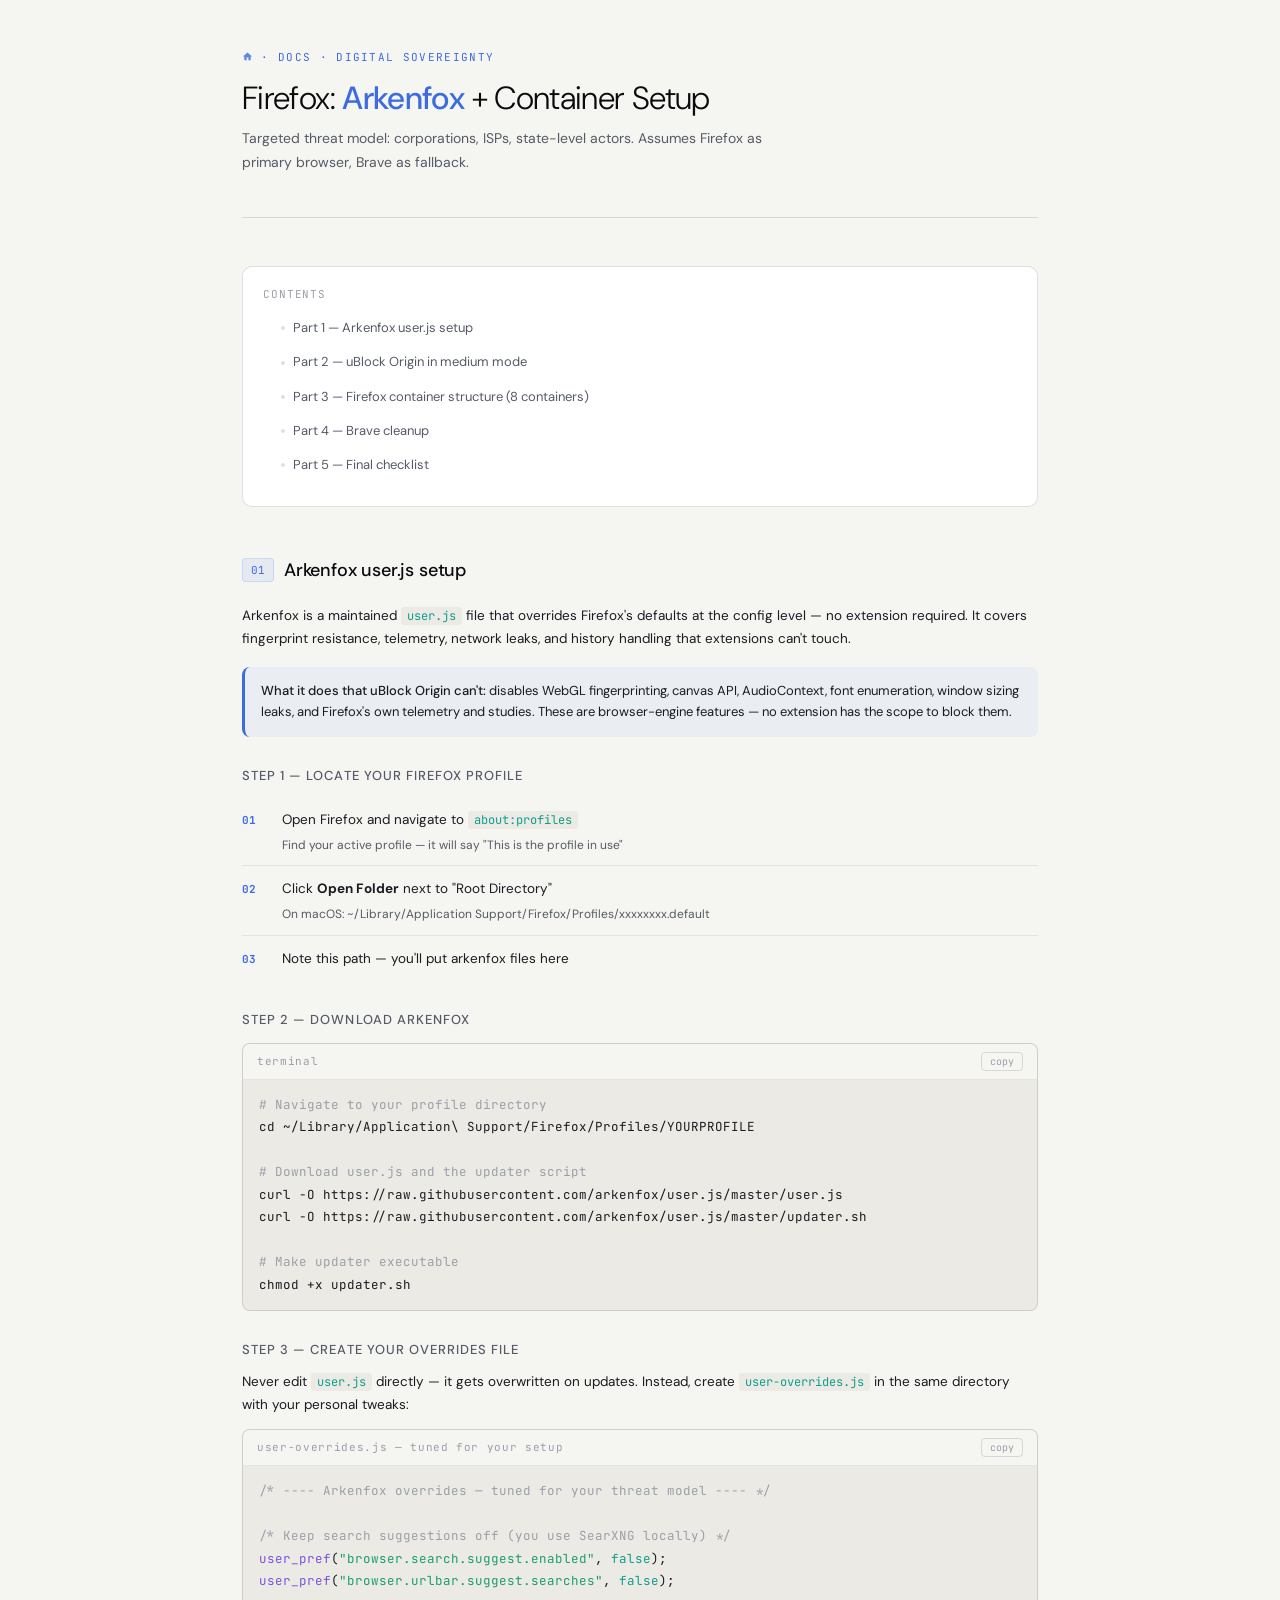
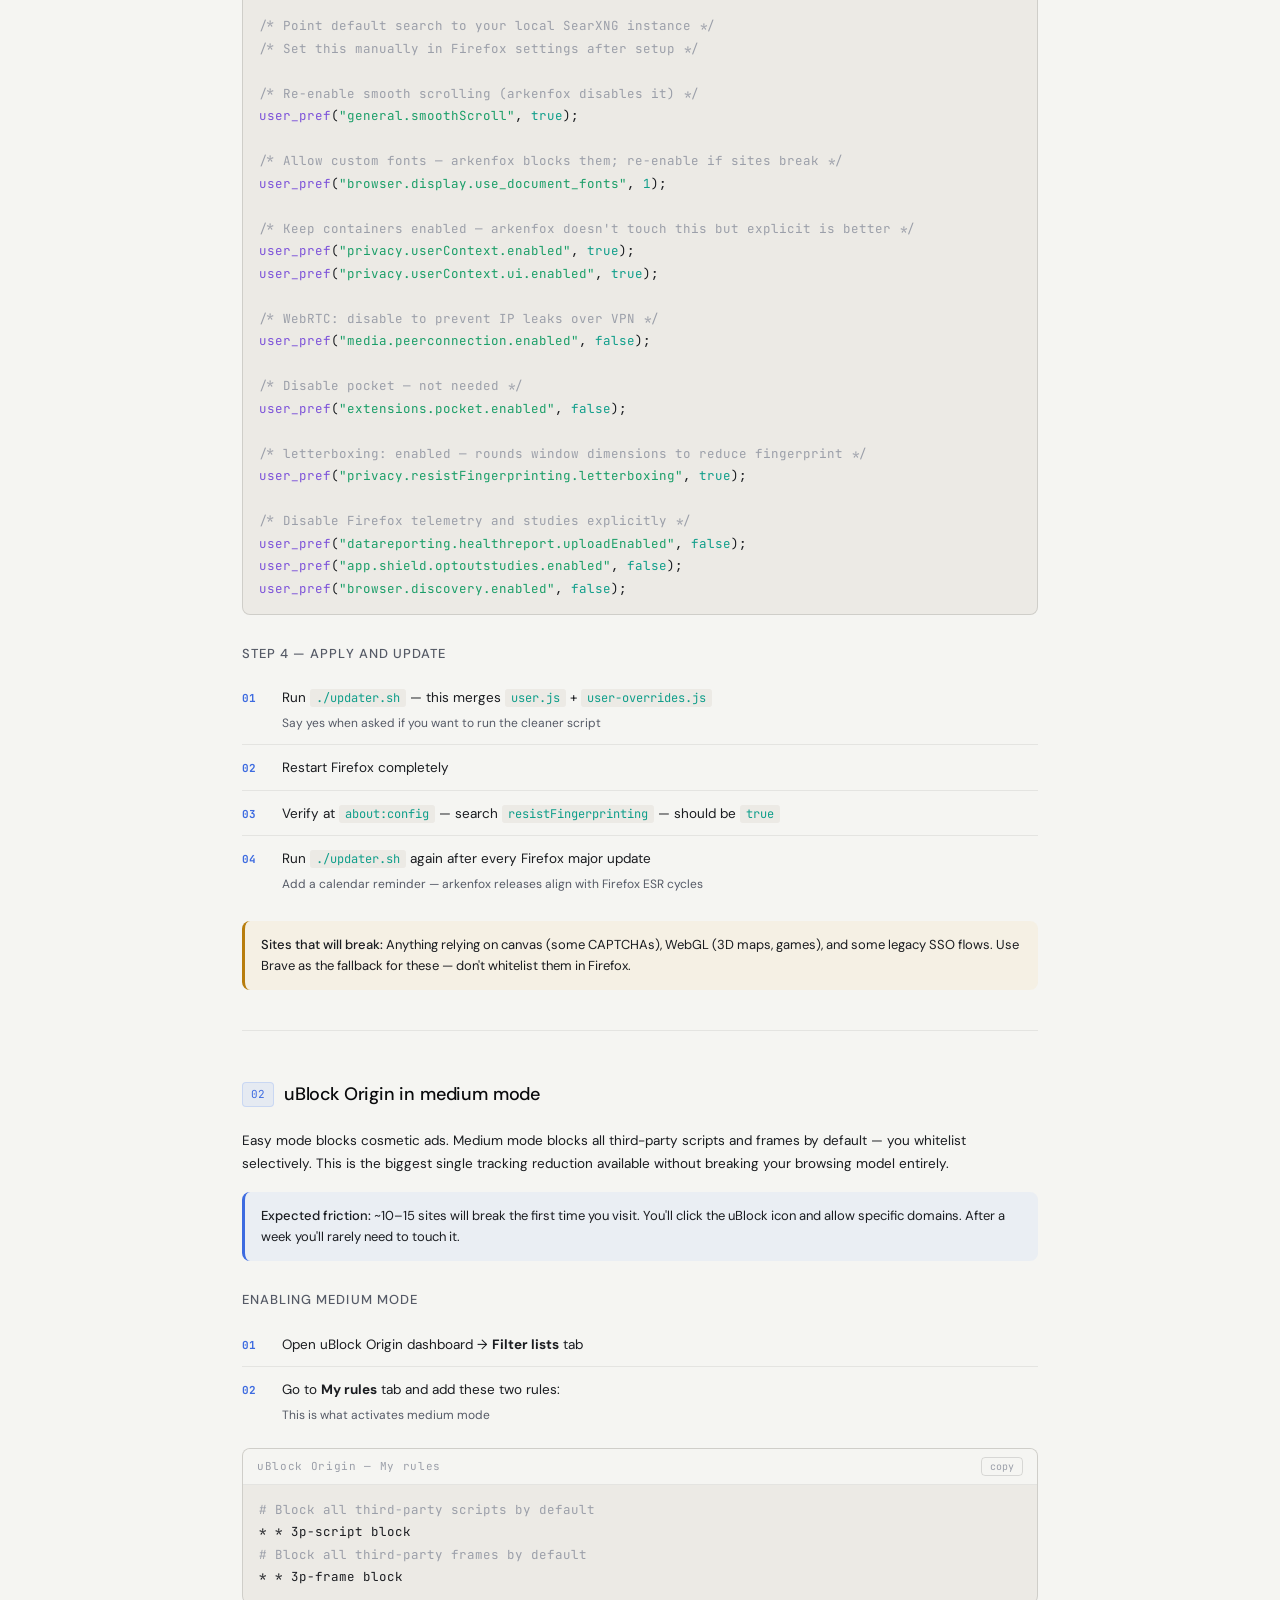
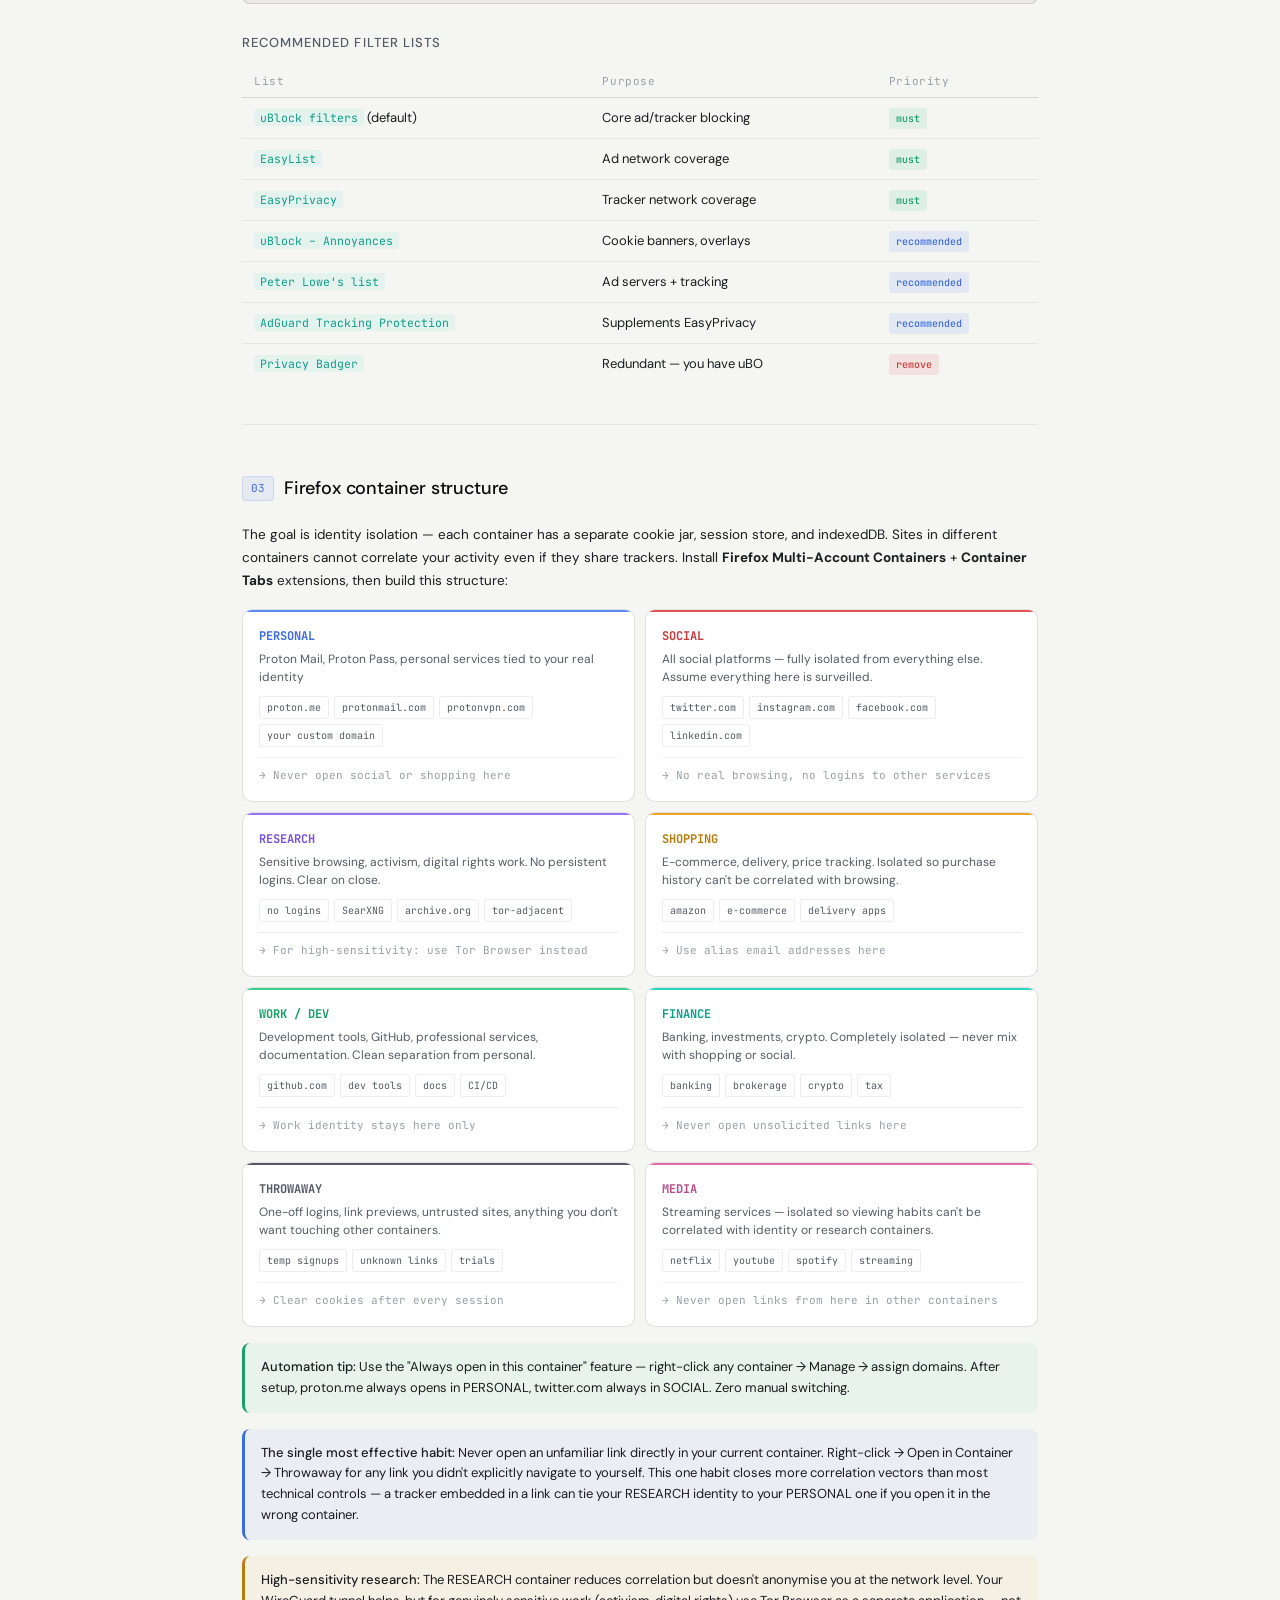
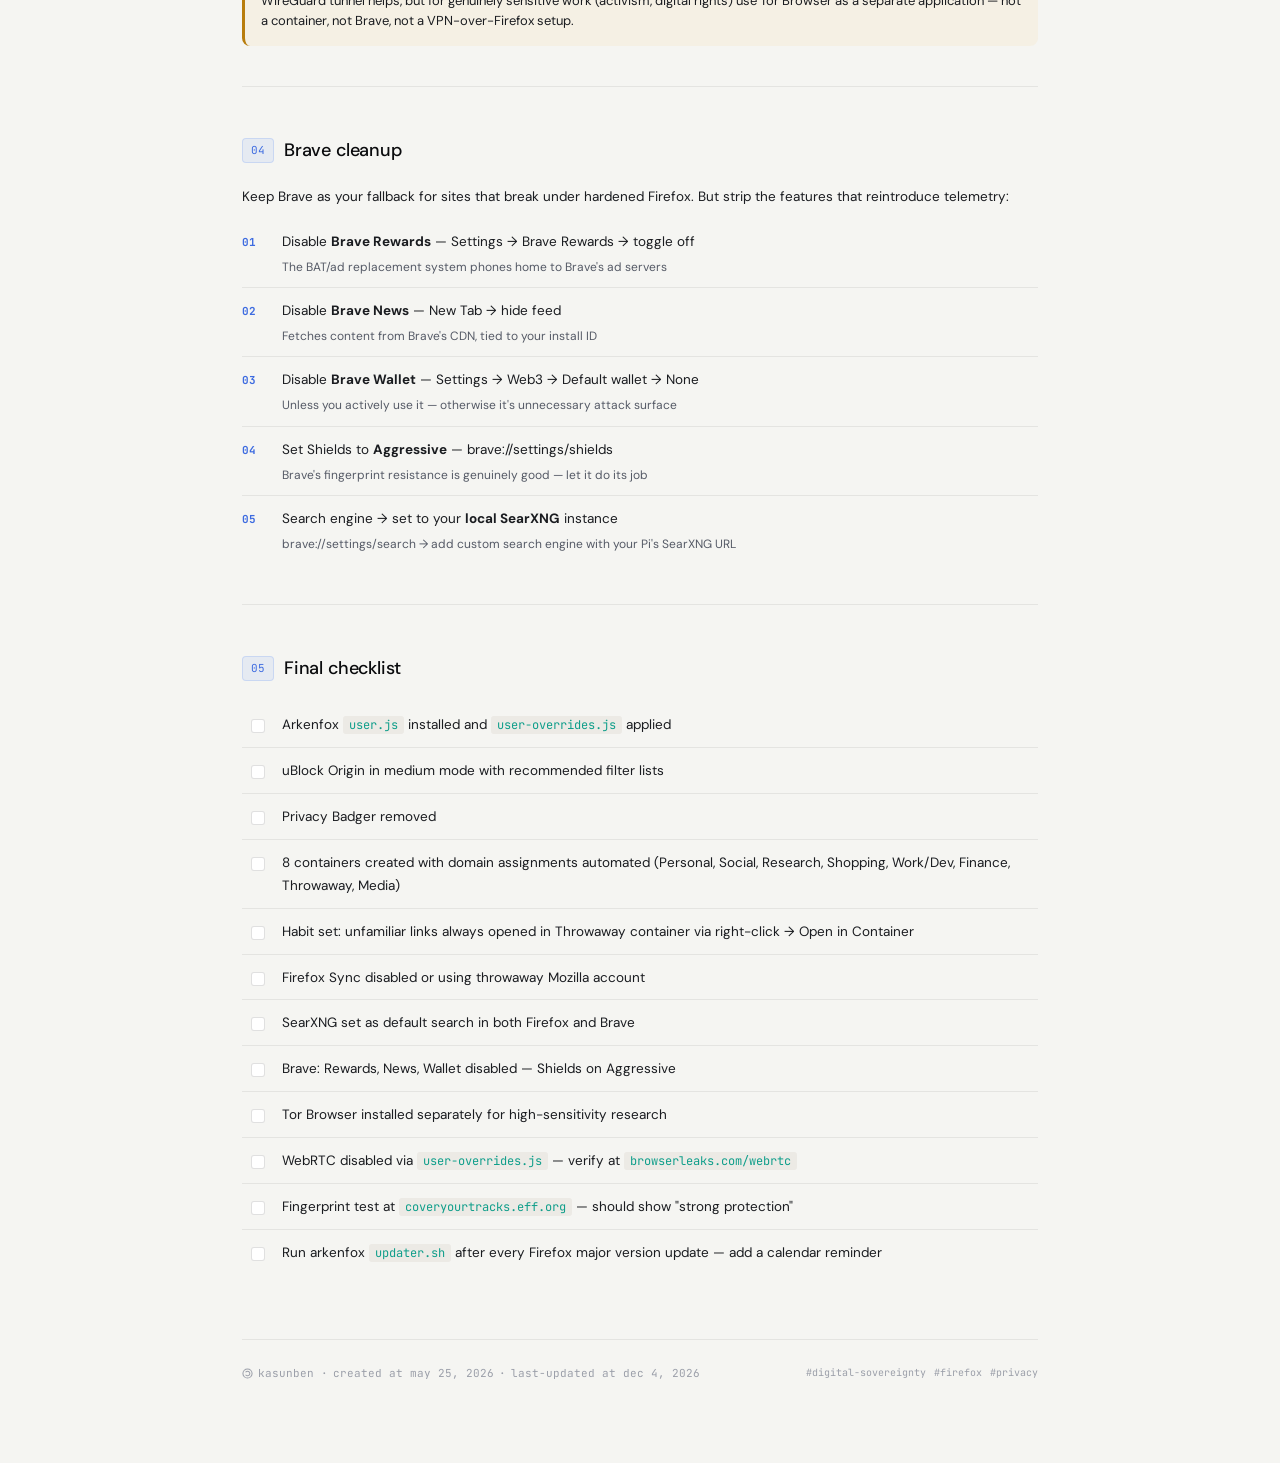
<file: docs/digital-sovereignty/firefox-privacy-hardening-guide.html>
<!DOCTYPE html>
<html lang="en">

<head>
  <meta charset="UTF-8">
  <meta name="viewport" content="width=device-width, initial-scale=1.0">
  <title>Firefox: Arkenfox + Container Setup — Field Notes</title>

  <meta name="description"
    content="Harden Firefox with Arkenfox user.js and multi-account containers. Covers threat modelling, uBlock Origin medium mode, container structure, and Brave as a fallback.">
  <meta name="author" content="kasunben">
  <link rel="canonical" href="https://kasunben.openfs.io/docs/digital-sovereignty/firefox-privacy-hardening-guide.html">

  <!-- Open Graph -->
  <meta property="og:type" content="article">
  <meta property="og:url"
    content="https://kasunben.openfs.io/docs/digital-sovereignty/firefox-privacy-hardening-guide.html">
  <meta property="og:title" content="Firefox: Arkenfox + Container Setup — Field Notes">
  <meta property="og:description"
    content="Harden Firefox with Arkenfox user.js and multi-account containers. Covers threat modelling, uBlock Origin medium mode, container structure, and Brave as a fallback.">

  <!-- Twitter Card -->
  <meta name="twitter:card" content="summary">
  <meta name="twitter:title" content="Firefox: Arkenfox + Container Setup — Field Notes">
  <meta name="twitter:description"
    content="Harden Firefox with Arkenfox user.js and multi-account containers. Covers threat modelling, uBlock Origin medium mode, container structure, and Brave as a fallback.">

  <script defer src="https://cloud.umami.is/script.js" data-website-id="5496b596-08aa-44db-9bcc-696d4f6f7491"></script>

  <link rel="stylesheet" href="../../css/theme.css">
</head>

<body>

  <div class="header">
    <div class="header-eyebrow"><a href="/"><svg width="11" height="11" viewBox="0 0 24 24" fill="currentColor"
          aria-label="Home">
          <path d="M10 20v-6h4v6h5v-8h3L12 3 2 12h3v8z" />
        </svg></a> · Docs · Digital Sovereignty</div>
    <h1>Firefox: <span>Arkenfox</span> + Container Setup</h1>
    <p class="header-sub">Targeted threat model: corporations, ISPs, state-level actors. Assumes Firefox as primary
      browser, Brave as fallback.</p>
  </div>

  <div class="toc">
    <div class="toc-title">Contents</div>
    <ul class="toc-list">
      <li><a href="#part1">Part 1 — Arkenfox user.js setup</a></li>
      <li><a href="#part2">Part 2 — uBlock Origin in medium mode</a></li>
      <li><a href="#part3">Part 3 — Firefox container structure (8 containers)</a></li>
      <li><a href="#part4">Part 4 — Brave cleanup</a></li>
      <li><a href="#part5">Part 5 — Final checklist</a></li>
    </ul>
  </div>

  <!-- PART 1 -->
  <div class="section-label" id="part1">
    <span class="section-num">01</span>
    <h2>Arkenfox user.js setup</h2>
  </div>

  <p>Arkenfox is a maintained <code>user.js</code> file that overrides
    Firefox's defaults at the config level — no extension required. It
    covers fingerprint resistance, telemetry, network leaks, and history
    handling that extensions can't touch.</p>

  <div class="callout info">
    <strong>What it does that uBlock Origin can't:</strong> disables WebGL
    fingerprinting, canvas API, AudioContext, font enumeration, window
    sizing leaks, and Firefox's own telemetry and studies. These are
    browser-engine features — no extension has the scope to block them.
  </div>

  <h3>Step 1 — Locate your Firefox profile</h3>
  <div class="steps">
    <div class="step">
      <div class="step-n">01</div>
      <div class="step-body">Open Firefox and navigate to <code>about:profiles</code><span class="note">Find your active
          profile — it will say "This is the profile in use"</span></div>
    </div>
    <div class="step">
      <div class="step-n">02</div>
      <div class="step-body">Click <strong>Open Folder</strong> next to "Root Directory"<span class="note">On macOS:
          ~/Library/Application Support/Firefox/Profiles/xxxxxxxx.default</span></div>
    </div>
    <div class="step">
      <div class="step-n">03</div>
      <div class="step-body">Note this path — you'll put arkenfox files here</div>
    </div>
  </div>

  <h3>Step 2 — Download arkenfox</h3>
  <div class="code-block">
    <div class="code-header">
      <span class="code-label">terminal</span>
      <button class="copy-btn" onclick="copyCode(this)">copy</button>
    </div>
    <pre><span class="cm"># Navigate to your profile directory</span>
cd ~/Library/Application\ Support/Firefox/Profiles/YOURPROFILE

<span class="cm"># Download user.js and the updater script</span>
curl -O https://raw.githubusercontent.com/arkenfox/user.js/master/user.js
curl -O https://raw.githubusercontent.com/arkenfox/user.js/master/updater.sh

<span class="cm"># Make updater executable</span>
chmod +x updater.sh</pre>
  </div>

  <h3>Step 3 — Create your overrides file</h3>
  <p>Never edit <code>user.js</code> directly — it gets overwritten on updates. Instead, create
    <code>user-overrides.js</code> in the same directory with your personal tweaks:</p>

  <div class="code-block">
    <div class="code-header">
      <span class="code-label">user-overrides.js — tuned for your setup</span>
      <button class="copy-btn" onclick="copyCode(this)">copy</button>
    </div>
    <pre><span class="cm">/* ---- Arkenfox overrides — tuned for your threat model ---- */</span>

<span class="cm">/* Keep search suggestions off (you use SearXNG locally) */</span>
<span class="ck">user_pref</span>(<span class="cs">"browser.search.suggest.enabled"</span>, <span class="cv">false</span>);
<span class="ck">user_pref</span>(<span class="cs">"browser.urlbar.suggest.searches"</span>, <span class="cv">false</span>);

<span class="cm">/* Point default search to your local SearXNG instance */</span>
<span class="cm">/* Set this manually in Firefox settings after setup */</span>

<span class="cm">/* Re-enable smooth scrolling (arkenfox disables it) */</span>
<span class="ck">user_pref</span>(<span class="cs">"general.smoothScroll"</span>, <span class="cv">true</span>);

<span class="cm">/* Allow custom fonts — arkenfox blocks them; re-enable if sites break */</span>
<span class="ck">user_pref</span>(<span class="cs">"browser.display.use_document_fonts"</span>, <span class="cv">1</span>);

<span class="cm">/* Keep containers enabled — arkenfox doesn't touch this but explicit is better */</span>
<span class="ck">user_pref</span>(<span class="cs">"privacy.userContext.enabled"</span>, <span class="cv">true</span>);
<span class="ck">user_pref</span>(<span class="cs">"privacy.userContext.ui.enabled"</span>, <span class="cv">true</span>);

<span class="cm">/* WebRTC: disable to prevent IP leaks over VPN */</span>
<span class="ck">user_pref</span>(<span class="cs">"media.peerconnection.enabled"</span>, <span class="cv">false</span>);

<span class="cm">/* Disable pocket — not needed */</span>
<span class="ck">user_pref</span>(<span class="cs">"extensions.pocket.enabled"</span>, <span class="cv">false</span>);

<span class="cm">/* letterboxing: enabled — rounds window dimensions to reduce fingerprint */</span>
<span class="ck">user_pref</span>(<span class="cs">"privacy.resistFingerprinting.letterboxing"</span>, <span class="cv">true</span>);

<span class="cm">/* Disable Firefox telemetry and studies explicitly */</span>
<span class="ck">user_pref</span>(<span class="cs">"datareporting.healthreport.uploadEnabled"</span>, <span class="cv">false</span>);
<span class="ck">user_pref</span>(<span class="cs">"app.shield.optoutstudies.enabled"</span>, <span class="cv">false</span>);
<span class="ck">user_pref</span>(<span class="cs">"browser.discovery.enabled"</span>, <span class="cv">false</span>);</pre>
  </div>

  <h3>Step 4 — Apply and update</h3>
  <div class="steps">
    <div class="step">
      <div class="step-n">01</div>
      <div class="step-body">Run <code>./updater.sh</code> — this merges <code>user.js</code> +
        <code>user-overrides.js</code><span class="note">Say yes when asked if you want to run the cleaner script</span>
      </div>
    </div>
    <div class="step">
      <div class="step-n">02</div>
      <div class="step-body">Restart Firefox completely</div>
    </div>
    <div class="step">
      <div class="step-n">03</div>
      <div class="step-body">Verify at <code>about:config</code> — search <code>resistFingerprinting</code> — should be
        <code>true</code></div>
    </div>
    <div class="step">
      <div class="step-n">04</div>
      <div class="step-body">Run <code>./updater.sh</code> again after every Firefox major update<span class="note">Add
          a calendar reminder — arkenfox releases align with Firefox ESR cycles</span></div>
    </div>
  </div>

  <div class="callout warn">
    <strong>Sites that will break:</strong> Anything relying on canvas
    (some CAPTCHAs), WebGL (3D maps, games), and some legacy SSO flows. Use
    Brave as the fallback for these — don't whitelist them in Firefox.
  </div>

  <hr>

  <!-- PART 2 -->
  <div class="section-label" id="part2">
    <span class="section-num">02</span>
    <h2>uBlock Origin in medium mode</h2>
  </div>

  <p>Easy mode blocks cosmetic ads. Medium mode blocks all third-party
    scripts and frames by default — you whitelist selectively. This is the
    biggest single tracking reduction available without breaking your
    browsing model entirely.</p>

  <div class="callout info">
    <strong>Expected friction:</strong> ~10–15 sites will break the first
    time you visit. You'll click the uBlock icon and allow specific domains.
    After a week you'll rarely need to touch it.
  </div>

  <h3>Enabling medium mode</h3>
  <div class="steps">
    <div class="step">
      <div class="step-n">01</div>
      <div class="step-body">Open uBlock Origin dashboard → <strong>Filter lists</strong> tab</div>
    </div>
    <div class="step">
      <div class="step-n">02</div>
      <div class="step-body">Go to <strong>My rules</strong> tab and add these two rules:<span class="note">This is what
          activates medium mode</span></div>
    </div>
  </div>

  <div class="code-block">
    <div class="code-header">
      <span class="code-label">uBlock Origin — My rules</span>
      <button class="copy-btn" onclick="copyCode(this)">copy</button>
    </div>
    <pre><span class="cm"># Block all third-party scripts by default</span>
* * 3p-script block
<span class="cm"># Block all third-party frames by default</span>
* * 3p-frame block</pre>
  </div>

  <h3>Recommended filter lists</h3>
  <table class="ub-table">
    <thead>
      <tr>
        <th>List</th>
        <th>Purpose</th>
        <th>Priority</th>
      </tr>
    </thead>
    <tbody>
      <tr>
        <td><code>uBlock filters</code> (default)</td>
        <td>Core ad/tracker blocking</td>
        <td><span class="badge badge-must">must</span></td>
      </tr>
      <tr>
        <td><code>EasyList</code></td>
        <td>Ad network coverage</td>
        <td><span class="badge badge-must">must</span></td>
      </tr>
      <tr>
        <td><code>EasyPrivacy</code></td>
        <td>Tracker network coverage</td>
        <td><span class="badge badge-must">must</span></td>
      </tr>
      <tr>
        <td><code>uBlock – Annoyances</code></td>
        <td>Cookie banners, overlays</td>
        <td><span class="badge badge-rec">recommended</span></td>
      </tr>
      <tr>
        <td><code>Peter Lowe's list</code></td>
        <td>Ad servers + tracking</td>
        <td><span class="badge badge-rec">recommended</span></td>
      </tr>
      <tr>
        <td><code>AdGuard Tracking Protection</code></td>
        <td>Supplements EasyPrivacy</td>
        <td><span class="badge badge-rec">recommended</span></td>
      </tr>
      <tr>
        <td><code>Privacy Badger</code></td>
        <td>Redundant — you have uBO</td>
        <td><span class="badge badge-skip">remove</span></td>
      </tr>
    </tbody>
  </table>

  <hr>

  <!-- PART 3 -->
  <div class="section-label" id="part3">
    <span class="section-num">03</span>
    <h2>Firefox container structure</h2>
  </div>

  <p>The goal is identity isolation — each container has a separate cookie
    jar, session store, and indexedDB. Sites in different containers cannot
    correlate your activity even if they share trackers. Install <strong>Firefox Multi-Account Containers</strong> +
    <strong>Container Tabs</strong> extensions, then build this structure:</p>

  <div class="container-grid">

    <div class="container-card c-blue">
      <div class="container-name">PERSONAL</div>
      <div class="container-desc">Proton Mail, Proton Pass, personal services tied to your real identity</div>
      <div class="container-sites">
        <span class="site-tag">proton.me</span>
        <span class="site-tag">protonmail.com</span>
        <span class="site-tag">protonvpn.com</span>
        <span class="site-tag">your custom domain</span>
      </div>
      <div class="container-rule">→ Never open social or shopping here</div>
    </div>

    <div class="container-card c-red">
      <div class="container-name">SOCIAL</div>
      <div class="container-desc">All social platforms — fully isolated from everything else. Assume everything here is
        surveilled.</div>
      <div class="container-sites">
        <span class="site-tag">twitter.com</span>
        <span class="site-tag">instagram.com</span>
        <span class="site-tag">facebook.com</span>
        <span class="site-tag">linkedin.com</span>
      </div>
      <div class="container-rule">→ No real browsing, no logins to other services</div>
    </div>

    <div class="container-card c-purple">
      <div class="container-name">RESEARCH</div>
      <div class="container-desc">Sensitive browsing, activism, digital rights work. No persistent logins. Clear on
        close.</div>
      <div class="container-sites">
        <span class="site-tag">no logins</span>
        <span class="site-tag">SearXNG</span>
        <span class="site-tag">archive.org</span>
        <span class="site-tag">tor-adjacent</span>
      </div>
      <div class="container-rule">→ For high-sensitivity: use Tor Browser instead</div>
    </div>

    <div class="container-card c-amber">
      <div class="container-name">SHOPPING</div>
      <div class="container-desc">E-commerce, delivery, price tracking. Isolated so purchase history can't be correlated
        with browsing.</div>
      <div class="container-sites">
        <span class="site-tag">amazon</span>
        <span class="site-tag">e-commerce</span>
        <span class="site-tag">delivery apps</span>
      </div>
      <div class="container-rule">→ Use alias email addresses here</div>
    </div>

    <div class="container-card c-green">
      <div class="container-name">WORK / DEV</div>
      <div class="container-desc">Development tools, GitHub, professional services, documentation. Clean separation from
        personal.</div>
      <div class="container-sites">
        <span class="site-tag">github.com</span>
        <span class="site-tag">dev tools</span>
        <span class="site-tag">docs</span>
        <span class="site-tag">CI/CD</span>
      </div>
      <div class="container-rule">→ Work identity stays here only</div>
    </div>

    <div class="container-card c-teal">
      <div class="container-name">FINANCE</div>
      <div class="container-desc">Banking, investments, crypto. Completely isolated — never mix with shopping or social.
      </div>
      <div class="container-sites">
        <span class="site-tag">banking</span>
        <span class="site-tag">brokerage</span>
        <span class="site-tag">crypto</span>
        <span class="site-tag">tax</span>
      </div>
      <div class="container-rule">→ Never open unsolicited links here</div>
    </div>

    <div class="container-card c-gray">
      <div class="container-name">THROWAWAY</div>
      <div class="container-desc">One-off logins, link previews, untrusted sites, anything you don't want touching other
        containers.</div>
      <div class="container-sites">
        <span class="site-tag">temp signups</span>
        <span class="site-tag">unknown links</span>
        <span class="site-tag">trials</span>
      </div>
      <div class="container-rule">→ Clear cookies after every session</div>
    </div>

    <div class="container-card c-pink">
      <div class="container-name">MEDIA</div>
      <div class="container-desc">Streaming services — isolated so viewing habits can't be correlated with identity or
        research containers.</div>
      <div class="container-sites">
        <span class="site-tag">netflix</span>
        <span class="site-tag">youtube</span>
        <span class="site-tag">spotify</span>
        <span class="site-tag">streaming</span>
      </div>
      <div class="container-rule">→ Never open links from here in other containers</div>
    </div>

  </div>

  <div class="callout good">
    <strong>Automation tip:</strong> Use the "Always open in this
    container" feature — right-click any container → Manage → assign
    domains. After setup, proton.me always opens in PERSONAL, twitter.com
    always in SOCIAL. Zero manual switching.
  </div>

  <div class="callout info">
    <strong>The single most effective habit:</strong> Never open an
    unfamiliar link directly in your current container. Right-click → Open
    in Container → Throwaway for any link you didn't explicitly navigate to
    yourself. This one habit closes more correlation vectors than most
    technical controls — a tracker embedded in a link can tie your RESEARCH
    identity to your PERSONAL one if you open it in the wrong container.
  </div>

  <div class="callout warn">
    <strong>High-sensitivity research:</strong> The RESEARCH container
    reduces correlation but doesn't anonymise you at the network level. Your
    WireGuard tunnel helps, but for genuinely sensitive work (activism,
    digital rights) use Tor Browser as a separate application — not a
    container, not Brave, not a VPN-over-Firefox setup.
  </div>

  <hr>

  <!-- PART 4 -->
  <div class="section-label" id="part4">
    <span class="section-num">04</span>
    <h2>Brave cleanup</h2>
  </div>

  <p>Keep Brave as your fallback for sites that break under hardened Firefox. But strip the features that reintroduce
    telemetry:</p>

  <div class="steps">
    <div class="step">
      <div class="step-n">01</div>
      <div class="step-body">Disable <strong>Brave Rewards</strong> — Settings → Brave Rewards → toggle off<span
          class="note">The BAT/ad replacement system phones home to Brave's ad servers</span></div>
    </div>
    <div class="step">
      <div class="step-n">02</div>
      <div class="step-body">Disable <strong>Brave News</strong> — New Tab → hide feed<span class="note">Fetches content
          from Brave's CDN, tied to your install ID</span></div>
    </div>
    <div class="step">
      <div class="step-n">03</div>
      <div class="step-body">Disable <strong>Brave Wallet</strong> — Settings → Web3 → Default wallet → None<span
          class="note">Unless you actively use it — otherwise it's unnecessary attack surface</span></div>
    </div>
    <div class="step">
      <div class="step-n">04</div>
      <div class="step-body">Set Shields to <strong>Aggressive</strong> — brave://settings/shields<span
          class="note">Brave's fingerprint resistance is genuinely good — let it do its job</span></div>
    </div>
    <div class="step">
      <div class="step-n">05</div>
      <div class="step-body">Search engine → set to your <strong>local SearXNG</strong> instance<span
          class="note">brave://settings/search → add custom search engine with your Pi's SearXNG URL</span></div>
    </div>
  </div>

  <hr>

  <!-- PART 5 -->
  <div class="section-label" id="part5">
    <span class="section-num">05</span>
    <h2>Final checklist</h2>
  </div>

  <div class="steps">
    <div class="step">
      <input type="checkbox" class="step-check">
      <div class="step-body">Arkenfox <code>user.js</code> installed and <code>user-overrides.js</code> applied</div>
    </div>
    <div class="step">
      <input type="checkbox" class="step-check">
      <div class="step-body">uBlock Origin in medium mode with recommended filter lists</div>
    </div>
    <div class="step">
      <input type="checkbox" class="step-check">
      <div class="step-body">Privacy Badger removed</div>
    </div>
    <div class="step">
      <input type="checkbox" class="step-check">
      <div class="step-body">8 containers created with domain assignments automated (Personal, Social, Research,
        Shopping, Work/Dev, Finance, Throwaway, Media)</div>
    </div>
    <div class="step">
      <input type="checkbox" class="step-check">
      <div class="step-body">Habit set: unfamiliar links always opened in Throwaway container via right-click → Open in
        Container</div>
    </div>
    <div class="step">
      <input type="checkbox" class="step-check">
      <div class="step-body">Firefox Sync disabled or using throwaway Mozilla account</div>
    </div>
    <div class="step">
      <input type="checkbox" class="step-check">
      <div class="step-body">SearXNG set as default search in both Firefox and Brave</div>
    </div>
    <div class="step">
      <input type="checkbox" class="step-check">
      <div class="step-body">Brave: Rewards, News, Wallet disabled — Shields on Aggressive</div>
    </div>
    <div class="step">
      <input type="checkbox" class="step-check">
      <div class="step-body">Tor Browser installed separately for high-sensitivity research</div>
    </div>
    <div class="step">
      <input type="checkbox" class="step-check">
      <div class="step-body">WebRTC disabled via <code>user-overrides.js</code> — verify at
        <code>browserleaks.com/webrtc</code></div>
    </div>
    <div class="step">
      <input type="checkbox" class="step-check">
      <div class="step-body">Fingerprint test at <code>coveryourtracks.eff.org</code> — should show "strong protection"
      </div>
    </div>
    <div class="step">
      <input type="checkbox" class="step-check">
      <div class="step-body">Run arkenfox <code>updater.sh</code> after every Firefox major version update — add a
        calendar reminder</div>
    </div>
  </div>

  <div class="footer">
    <div class="footer-brand">
      <svg width="11" height="11" viewBox="0 0 24 24" fill="none" stroke="currentColor" stroke-width="2.2"
        stroke-linecap="round" aria-label="Copyleft">
        <circle cx="12" cy="12" r="10" />
        <path d="M8.5 8.5A5 5 0 1 1 8.5 15.5" />
      </svg> kasunben &middot; <span class="footer-date">created at <span id="date-created"
          data-created="2026-05-25"></span></span> &middot; <span class="footer-date">last-updated at <span
          id="last-updated"></span></span>
    </div>
    <div class="footer-tags">
      <span>#digital-sovereignty</span>
      <span>#firefox</span>
      <span>#privacy</span>
    </div>
  </div>

  <script src="../../js/utils.js"></script>



</body>

</html>
</file>
<file: css/theme.css>
@import url('https://fonts.googleapis.com/css2?family=JetBrains+Mono:wght@400;500;700&family=DM+Sans:wght@300;400;500&display=swap');

/* ── Design tokens ─────────────────────────────────────────── */
:root {
  --bg: #0e0f11;
  --bg2: #141518;
  --bg3: #1a1c20;
  --border: rgba(255,255,255,0.07);
  --border2: rgba(255,255,255,0.12);
  --text: #e2e4e9;
  --text2: #8b8f9a;
  --text3: #555a66;
  --heading: #ffffff;
  --accent: #5b8af5;
  --accent2: #3d6be0;
  --green: #3ecf8e;
  --amber: #f0a429;
  --red: #e55353;
  --purple: #9b72f5;
  --teal: #2dd4bf;
  --mono: 'JetBrains Mono', monospace;
  --sans: 'DM Sans', sans-serif;
  --theme-icon: '☀';
}

@media (prefers-color-scheme: light) {
  :root {
    --bg: #f5f5f2;
    --bg2: #ffffff;
    --bg3: #eceae5;
    --border: rgba(0,0,0,0.07);
    --border2: rgba(0,0,0,0.12);
    --text: #1a1c20;
    --text2: #555a66;
    --text3: #9b9fa9;
    --heading: #0a0b0d;
    --accent: #3d6be0;
    --accent2: #2554c7;
    --green: #1a9e68;
    --amber: #b87d0d;
    --red: #c93a3a;
    --purple: #7c52d9;
    --teal: #0f9e8a;
    --theme-icon: '☽';
  }
}

/* ── Reset ──────────────────────────────────────────────────── */
* { box-sizing: border-box; margin: 0; padding: 0; }

/* ── Layout ─────────────────────────────────────────────────── */
body {
  background: var(--bg);
  color: var(--text);
  font-family: var(--sans);
  font-size: 14px;
  line-height: 1.7;
  max-width: 860px;
  margin: 0 auto;
  padding: 48px 32px 80px;
}

/* ── Header ─────────────────────────────────────────────────── */
.header {
  border-bottom: 1px solid var(--border2);
  padding-bottom: 32px;
  margin-bottom: 48px;
}
.header-eyebrow a { color: inherit; text-decoration: none; opacity: 0.8; transition: opacity .15s; }
.header-eyebrow a:hover { opacity: 1; }
.header-eyebrow svg { vertical-align: middle; position: relative; top: -1px; }
.header-eyebrow {
  font-family: var(--mono);
  font-size: 11px;
  color: var(--accent);
  letter-spacing: .12em;
  text-transform: uppercase;
  margin-bottom: 12px;
}
h1 {
  font-size: 32px;
  font-weight: 300;
  color: var(--heading);
  letter-spacing: -.02em;
  line-height: 1.2;
  margin-bottom: 10px;
}
h1 span { color: var(--accent); font-weight: 500; }
.header-sub {
  color: var(--text2);
  font-size: 14px;
  max-width: 520px;
}

/* ── Section headings ───────────────────────────────────────── */
.section-label {
  display: flex;
  align-items: center;
  gap: 10px;
  margin: 48px 0 20px;
}
.section-num {
  font-family: var(--mono);
  font-size: 11px;
  color: var(--accent);
  background: rgba(91,138,245,0.1);
  border: 1px solid rgba(91,138,245,0.2);
  padding: 2px 8px;
  border-radius: 4px;
}
h2 {
  font-size: 18px;
  font-weight: 500;
  color: var(--heading);
  letter-spacing: -.01em;
}
h3 {
  font-size: 13px;
  font-weight: 500;
  color: var(--text2);
  text-transform: uppercase;
  letter-spacing: .08em;
  margin: 28px 0 10px;
}

/* ── Callout boxes ──────────────────────────────────────────── */
.callout {
  border-radius: 8px;
  padding: 14px 16px;
  margin: 16px 0;
  font-size: 13px;
  line-height: 1.6;
  border-left: 3px solid;
}
.callout.info   { background: rgba(91,138,245,0.07); border-color: var(--accent); color: var(--text); }
.callout.warn   { background: rgba(240,164,41,0.07);  border-color: var(--amber);  color: var(--text); }
.callout.good   { background: rgba(62,207,142,0.07);  border-color: var(--green);  color: var(--text); }
.callout.danger { background: rgba(229,83,83,0.07);   border-color: var(--red);    color: var(--text); }
.callout strong { font-weight: 500; }

/* ── Code blocks ────────────────────────────────────────────── */
.code-block {
  background: var(--bg3);
  border: 1px solid var(--border2);
  border-radius: 8px;
  margin: 12px 0;
  overflow: hidden;
}
.code-header {
  display: flex;
  align-items: center;
  justify-content: space-between;
  padding: 8px 14px;
  border-bottom: 1px solid var(--border);
  background: var(--bg);
}
.code-label {
  font-family: var(--mono);
  font-size: 11px;
  color: var(--text3);
  letter-spacing: .06em;
}
.copy-btn {
  font-family: var(--mono);
  font-size: 10px;
  color: var(--text3);
  background: none;
  border: 1px solid var(--border2);
  border-radius: 4px;
  padding: 2px 8px;
  cursor: pointer;
  transition: all .15s;
}
.copy-btn:hover  { color: var(--accent); border-color: var(--accent); }
.copy-btn.copied { color: var(--green);  border-color: var(--green); }
pre {
  padding: 14px 16px;
  overflow-x: auto;
  font-family: var(--mono);
  font-size: 12.5px;
  line-height: 1.8;
  color: var(--text);
}

/* Syntax token colours */
.cm { color: var(--text3); }   /* comment */
.ck { color: var(--purple); }  /* keyword */
.cv { color: var(--teal); }    /* value   */
.cs { color: var(--green); }   /* string  */
.cw { color: var(--amber); }   /* warning */

/* ── Step list ──────────────────────────────────────────────── */
.steps { display: flex; flex-direction: column; gap: 2px; margin: 12px 0; }
.step {
  display: grid;
  grid-template-columns: 28px 1fr;
  gap: 12px;
  align-items: start;
  padding: 10px 0;
  border-bottom: 1px solid var(--border);
}
.step:last-child { border-bottom: none; }
.step-n {
  font-family: var(--mono);
  font-size: 11px;
  color: var(--accent);
  padding-top: 2px;
  font-weight: 700;
}
.step-body { font-size: 13.5px; color: var(--text); }
.step-check {
  appearance: none;
  width: 14px;
  height: 14px;
  min-width: 14px;
  border: 1.5px solid var(--border2);
  border-radius: 3px;
  cursor: pointer;
  margin-top: 5px;
  transition: background .15s, border-color .15s;
  background: var(--bg2);
  margin-left: 9px;
}
.step-check:hover { border-color: var(--accent); }
.step-check:checked {
  background-color: var(--accent);
  border-color: var(--accent);
  background-image: url("data:image/svg+xml,%3Csvg viewBox='0 0 10 8' xmlns='http://www.w3.org/2000/svg'%3E%3Cpath d='M1 4l3 3 5-6' stroke='%23fff' stroke-width='1.5' fill='none' stroke-linecap='round' stroke-linejoin='round'/%3E%3C/svg%3E");
  background-repeat: no-repeat;
  background-position: center;
  background-size: 10px 8px;
}
.step-body code {
  font-family: var(--mono);
  font-size: 12px;
  background: var(--bg3);
  padding: 1px 6px;
  border-radius: 3px;
  color: var(--teal);
}
.step-body .note {
  display: block;
  font-size: 12px;
  color: var(--text2);
  margin-top: 3px;
}

/* ── Container grid ─────────────────────────────────────────── */
.container-grid {
  display: grid;
  grid-template-columns: repeat(2, 1fr);
  gap: 10px;
  margin: 16px 0;
}
.container-card {
  border-radius: 10px;
  border: 1px solid var(--border2);
  padding: 16px;
  background: var(--bg2);
  position: relative;
  overflow: hidden;
}
.container-card::before {
  content: '';
  position: absolute;
  top: 0; left: 0; right: 0;
  height: 2px;
}
.c-blue::before   { background: #5b8af5; }
.c-red::before    { background: #e55353; }
.c-green::before  { background: #3ecf8e; }
.c-amber::before  { background: #f0a429; }
.c-purple::before { background: #9b72f5; }
.c-teal::before   { background: #2dd4bf; }
.c-gray::before   { background: #555a66; }
.c-pink::before   { background: #e06bab; }

.container-name {
  font-family: var(--mono);
  font-size: 12px;
  font-weight: 700;
  margin-bottom: 4px;
}

/* Light-mode container name colours */
.c-blue .container-name   { color: #3d6be0; }
.c-red .container-name    { color: #c93a3a; }
.c-green .container-name  { color: #1a9e68; }
.c-amber .container-name  { color: #b87d0d; }
.c-purple .container-name { color: #7c52d9; }
.c-teal .container-name   { color: #0f9e8a; }
.c-gray .container-name   { color: var(--text2); }
.c-pink .container-name   { color: #b84e8a; }

/* Dark-mode overrides */
@media (prefers-color-scheme: dark) {
  .c-blue .container-name   { color: #5b8af5; }
  .c-red .container-name    { color: #e55353; }
  .c-green .container-name  { color: #3ecf8e; }
  .c-amber .container-name  { color: #f0a429; }
  .c-purple .container-name { color: #9b72f5; }
  .c-teal .container-name   { color: #2dd4bf; }
  .c-gray .container-name   { color: #8b8f9a; }
  .c-pink .container-name   { color: #e06bab; }
}

.container-desc {
  font-size: 12px;
  color: var(--text2);
  margin-bottom: 10px;
  line-height: 1.5;
}
.container-sites {
  display: flex;
  flex-wrap: wrap;
  gap: 5px;
}
.site-tag {
  font-family: var(--mono);
  font-size: 10px;
  background: rgba(255,255,255,0.05);
  border: 1px solid var(--border);
  border-radius: 3px;
  padding: 2px 7px;
  color: var(--text2);
}
.container-rule {
  margin-top: 10px;
  font-size: 11px;
  color: var(--text3);
  border-top: 1px solid var(--border);
  padding-top: 8px;
  font-family: var(--mono);
}

/* ── Table ──────────────────────────────────────────────────── */
.ub-table { width: 100%; border-collapse: collapse; margin: 12px 0; font-size: 13px; }
.ub-table th {
  text-align: left;
  font-family: var(--mono);
  font-size: 11px;
  color: var(--text3);
  padding: 6px 12px;
  border-bottom: 1px solid var(--border2);
  font-weight: 400;
  letter-spacing: .05em;
}
.ub-table td {
  padding: 9px 12px;
  border-bottom: 1px solid var(--border);
  color: var(--text);
  vertical-align: top;
}
.ub-table tr:last-child td { border-bottom: none; }
.ub-table code {
  font-family: var(--mono);
  font-size: 11.5px;
  color: var(--teal);
  background: rgba(45,212,191,0.08);
  padding: 1px 6px;
  border-radius: 3px;
}

/* ── Badges ─────────────────────────────────────────────────── */
.badge {
  display: inline-block;
  font-family: var(--mono);
  font-size: 10px;
  padding: 2px 7px;
  border-radius: 3px;
  font-weight: 500;
}
.badge-must { background: rgba(62,207,142,0.12);  color: var(--green); }
.badge-rec  { background: rgba(91,138,245,0.12);  color: var(--accent); }
.badge-skip { background: rgba(229,83,83,0.12);   color: var(--red); }

/* ── Divider ────────────────────────────────────────────────── */
hr { border: none; border-top: 1px solid var(--border); margin: 40px 0; }

/* ── TOC ────────────────────────────────────────────────────── */
.toc {
  background: var(--bg2);
  border: 1px solid var(--border2);
  border-radius: 10px;
  padding: 18px 20px;
  margin-bottom: 40px;
}
.toc-title {
  font-family: var(--mono);
  font-size: 11px;
  color: var(--text3);
  letter-spacing: .08em;
  text-transform: uppercase;
  margin-bottom: 10px;
}
.toc-list { list-style: none; display: flex; flex-direction: column; gap: 4px; }
.toc-list a {
  color: var(--text2);
  text-decoration: none;
  font-size: 13px;
  display: flex;
  align-items: center;
  gap: 8px;
  transition: color .15s;
}
.toc-list a:hover { color: var(--accent); }
.toc-list a::before {
  content: '';
  display: inline-block;
  width: 4px;
  height: 4px;
  border-radius: 50%;
  background: var(--border2);
  flex-shrink: 0;
}

/* ── Inline code ────────────────────────────────────────────── */
p code, li code {
  font-family: var(--mono);
  font-size: 12px;
  background: var(--bg3);
  padding: 1px 6px;
  border-radius: 3px;
  color: var(--teal);
}

/* ── Body copy ──────────────────────────────────────────────── */
p  { margin: 10px 0; color: var(--text); font-size: 13.5px; }
ul { padding-left: 18px; margin: 8px 0; }
li { margin: 4px 0; font-size: 13.5px; color: var(--text); }

/* ── Social links ───────────────────────────────────────────── */
.social-links {
  display: flex;
  gap: 18px;
  margin-top: 16px;
}
.social-links a {
  display: flex;
  align-items: center;
  gap: 6px;
  font-family: var(--mono);
  font-size: 11px;
  color: var(--text3);
  text-decoration: none;
  transition: color .15s;
}
.social-links a:hover { color: var(--accent); }
.social-links svg { flex-shrink: 0; }

/* ── Footer ─────────────────────────────────────────────────── */
.footer-tags {
  display: flex;
  flex-wrap: wrap;
  justify-content: flex-end;
  gap: 8px;
  font-family: var(--mono);
  font-size: 10px;
  color: var(--text3);
  max-width: 50%;
  text-align: right;
}
.footer-date { white-space: nowrap; }
.footer a { color: inherit; text-decoration: none; transition: color .15s; }
.footer a:hover { color: var(--accent); }
.footer-brand { display: flex; align-items: center; flex-wrap: wrap; gap: 5px; }
.footer-brand svg { flex-shrink: 0; position: relative; }
.footer-social { display: flex; gap: 8px; align-items: center; }
.footer-social a { color: var(--text3); text-decoration: none; transition: color .15s; line-height: 0; }
.footer-social a:hover { color: var(--accent); }

.footer {
  margin-top: 64px;
  padding-top: 24px;
  border-top: 1px solid var(--border);
  font-family: var(--mono);
  font-size: 11px;
  color: var(--text3);
  display: flex;
  justify-content: space-between;
  align-items: flex-start;
  text-transform: lowercase;
  gap: 16px;
}

@media (max-width: 540px) {
  .footer { flex-direction: column; gap: 12px; align-items: center; text-align: center; }
  .footer-brand { justify-content: center; }
  .footer-social { justify-content: center; }
  .footer-tags { justify-content: center; max-width: 100%; text-align: center; }
}
</file>
